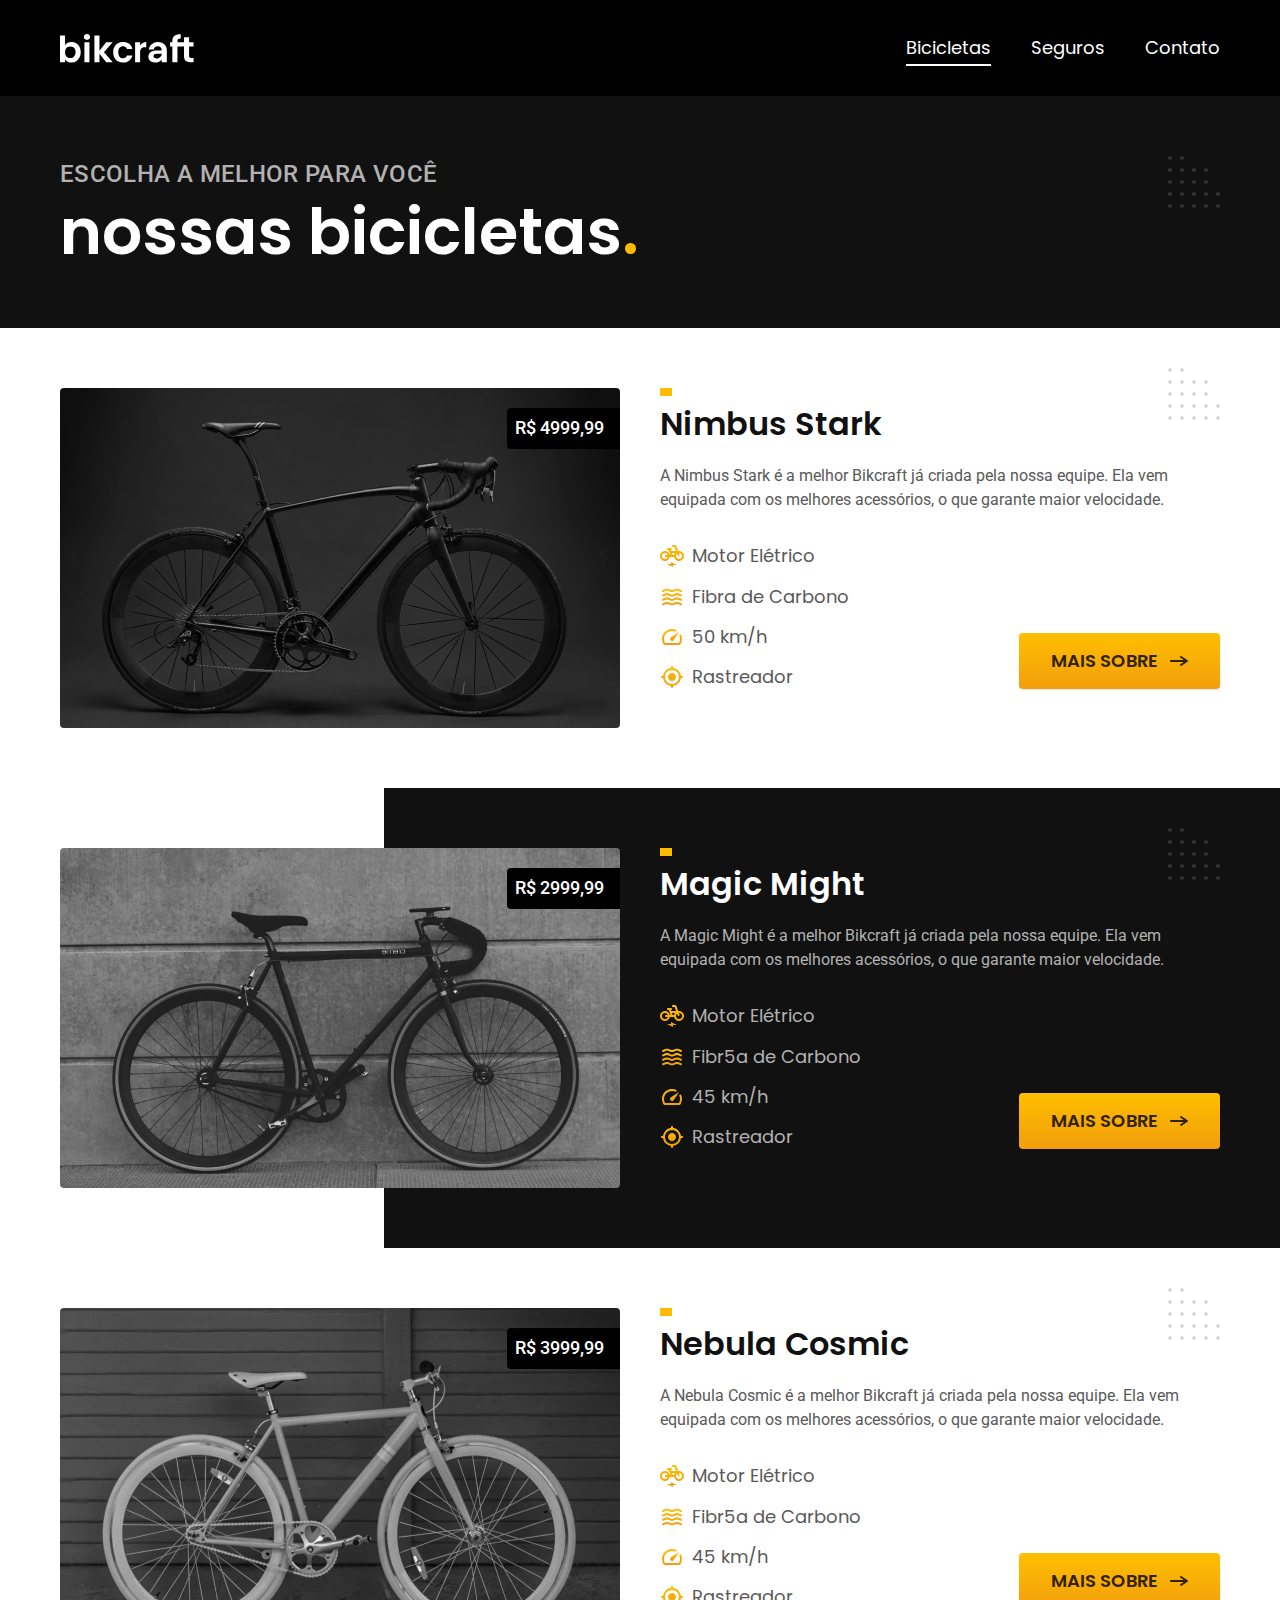
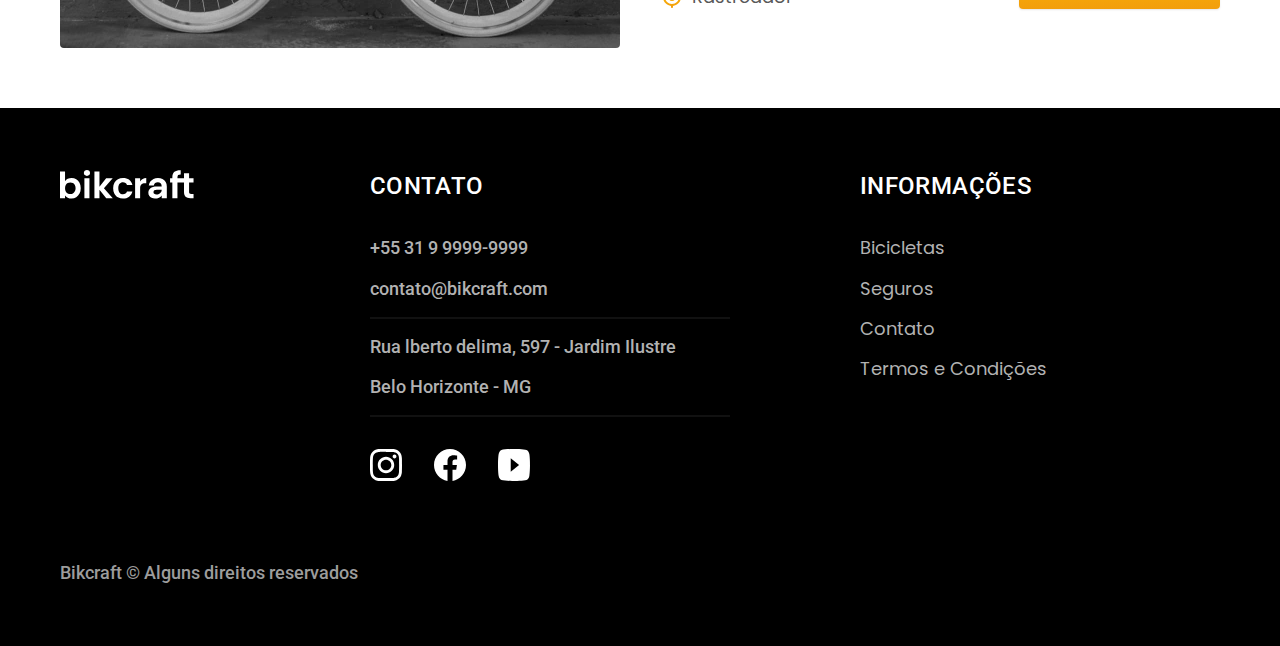
<file: bicicletas.html>
<!DOCTYPE html>
<html lang="pt-br">

<head>
  <meta charset="UTF-8">
  <meta http-equiv="X-UA-Compatible" content="IE=edge">
  <meta name="viewport" content="width=device-width, initial-scale=1.0">
  <meta name="description" content="Bicicletas.">
  <title>Bicicletas | Bikcraft</title>
  <link rel="shortcut icon" href="./favicon.svg" type="image/svg+xml">
  <link rel="preload" href="./css/style.min.css" as="style">
  <link rel="stylesheet" href="./css/style.min.css">

  <link rel="preconnect" href="https://fonts.googleapis.com">
  <link rel="preconnect" href="https://fonts.gstatic.com" crossorigin>
  <link href="https://fonts.googleapis.com/css2?family=Merriweather:ital,wght@1,900&family=Poppins:wght@400;600&family=Roboto:wght@400;500&display=swap" rel="stylesheet">
  <script>
    document.documentElement.classList.add('js');
  </script>

<body id="bicicletas">
  <header class="header-bg">
    <div class="container header">
      <a href="./">
        <img src="img/bikcraft 1.svg" width="136" height="32" alt="Bikcraft">
      </a>

      <nav aria-label="primaria">
        <ul class="header-menu cor-0 font-1-m">
          <li><a href="./bicicletas.html">Bicicletas</a></li>
          <li><a href="./seguros.html">Seguros</a></li>
          <li><a href="./contato.html">Contato</a></li>
        </ul>
      </nav>
    </div>
  </header>

  <main>
    <div class="titulo-bg">
      <div class="titulo container">
        <p class="font-2-l-b cor-5">Escolha a melhor para você</p>
        <h1 class="font-1-xxl cor-0">nossas bicicletas<span class="cor-p1">.</span></h1>
      </div>
    </div>

    <div class="bicicletas container">
      <div class="bicicletas-imagem">
        <img src="img/bicicletas/nimbus.jpg" width="1120" height="680" alt="bicicleta nimbus preta">
        <span class="font-2-m cor-0">R$ 4999,99</span>
      </div>
      <div class="bicicletas-conteudo">
        <h2 class="font-1-xl">Nimbus Stark</h2>
        <p class="font-2-s cor-8">
          A Nimbus Stark é a melhor Bikcraft já criada pela nossa equipe. Ela vem equipada com os melhores acessórios, o que garante maior velocidade.
        </p>
        <ul class="font-1-m cor-8">
          <li>
            <img src="img/icones/eletrica.svg" width="24" height="24" alt="">Motor Elétrico
          </li>
          <li>
            <img src="img/icones/carbono.svg" width="24" height="24" alt="">Fibra de Carbono
          </li>
          <li>
            <img src="img/icones/velocidade.svg" width="24" height="24" alt=""> 50 km/h
          </li>
          <li>
            <img src="img/icones/rastreador.svg" width="24" height="24" alt="">Rastreador
          </li>
        </ul>
        <a class="botao seta" href="./bicicletas/nimbus.html">Mais Sobre</a>
      </div>
    </div>

    <div class="bicicletas-bg">
      <div class="bicicletas container">
        <div class="bicicletas-imagem">
          <img src="img/bicicletas/magic.jpg" width="1120" height="680" alt="bicicleta magic might preta">
          <span class="font-2-m cor-0">R$ 2999,99</span>
        </div>
        <div class="bicicletas-conteudo">
          <h2 class="font-1-xl cor-0">Magic Might</h2>
          <p class="font-2-s cor-5">
            A Magic Might é a melhor Bikcraft já criada pela nossa equipe. Ela vem equipada com os melhores acessórios, o que garante maior velocidade.
          </p>
          <ul class="font-1-m cor-5">
            <li>
              <img src="img/icones/eletrica.svg" width="24" height="24" alt="">Motor Elétrico
            </li>
            <li>
              <img src="img/icones/carbono.svg" width="24" height="24" alt="">Fibr5a de Carbono
            </li>
            <li>
              <img src="img/icones/velocidade.svg" width="24" height="24" alt=""> 45 km/h
            </li>
            <li>
              <img src="img/icones/rastreador.svg" width="24" height="24" alt="">Rastreador
            </li>
          </ul>
          <a class="botao seta" href="./bicicletas/magic.html">Mais Sobre</a>
        </div>
      </div>
    </div>

    <div class="bicicletas container">
      <div class="bicicletas-imagem">
        <img src="img/bicicletas/nebula.jpg" width="1120" height="680" alt="bicicleta nimbus preta">
        <span class="font-2-m cor-0">R$ 3999,99</span>
      </div>
      <div class="bicicletas-conteudo">
        <h2 class="font-1-xl">Nebula Cosmic</h2>
        <p class="font-2-s cor-8">
          A Nebula Cosmic é a melhor Bikcraft já criada pela nossa equipe. Ela vem equipada com os melhores acessórios, o que garante maior velocidade.
        </p>
        <ul class="font-1-m cor-8">
          <li>
            <img src="img/icones/eletrica.svg" width="24" height="24" alt="">Motor Elétrico
          </li>
          <li>
            <img src="img/icones/carbono.svg" width="24" height="24" alt="">Fibr5a de Carbono
          </li>
          <li>
            <img src="img/icones/velocidade.svg" width="24" height="24" alt=""> 45 km/h
          </li>
          <li>
            <img src="img/icones/rastreador.svg" width="24" height="24" alt="">Rastreador
          </li>
        </ul>
        <a class="botao seta" href="./bicicletas/nebula.html">Mais Sobre</a>
      </div>
    </div>
  </main>

  <footer class="footer-bg">
    <div class="footer container">
      <img src="img/bikcraft 1.svg" width="136" height="32" alt="bikcraft">
      <div class="footer-contato">
        <h3 class="font-2-l-b cor-0">Contato</h3>
        <ul class="font-2-m cor-5">
          <li><a href="tel:+5531999999999">+55 31 9 9999-9999</a></li>
          <li><a href="mailto:contato@bikcraft.com">contato@bikcraft.com</a></li>
          <li>Rua lberto delima, 597 - Jardim Ilustre</li>
          <li>Belo Horizonte - MG</li>
        </ul>
        <div class="footer-redes">
          <a href="">
            <img src="img/redes_sociais/instagram.svg" width="32" height="32" alt="instagram">
          </a>
          <a href="">
            <img src="img/redes_sociais/facebook.svg" width="32" height="32" alt="facebook">
          </a>
          <a href="">
            <img src="img/redes_sociais/youtube.svg" width="32" height="32" alt="youtube">
          </a>
        </div>
      </div>
      <div class="footer-informacoes">
        <h3 class="font-2-l-b cor-0">Informações</h3>
        <nav>
          <ul class="font-1-m cor-5">
            <li><a href="./bicicletas.html">Bicicletas</a></li>
            <li><a href="./seguros.html">Seguros</a></li>
            <li><a href="./contato.html">Contato</a></li>
            <li><a href="./termos.html">Termos e Condições</a></li>
          </ul>
        </nav>
      </div>
      <p class="font-2-m cor-6 footer-copy">Bikcraft © Alguns direitos reservados </p>
    </div>
  </footer>
  <script src="./js/script.js"></script>
</body>
</file>
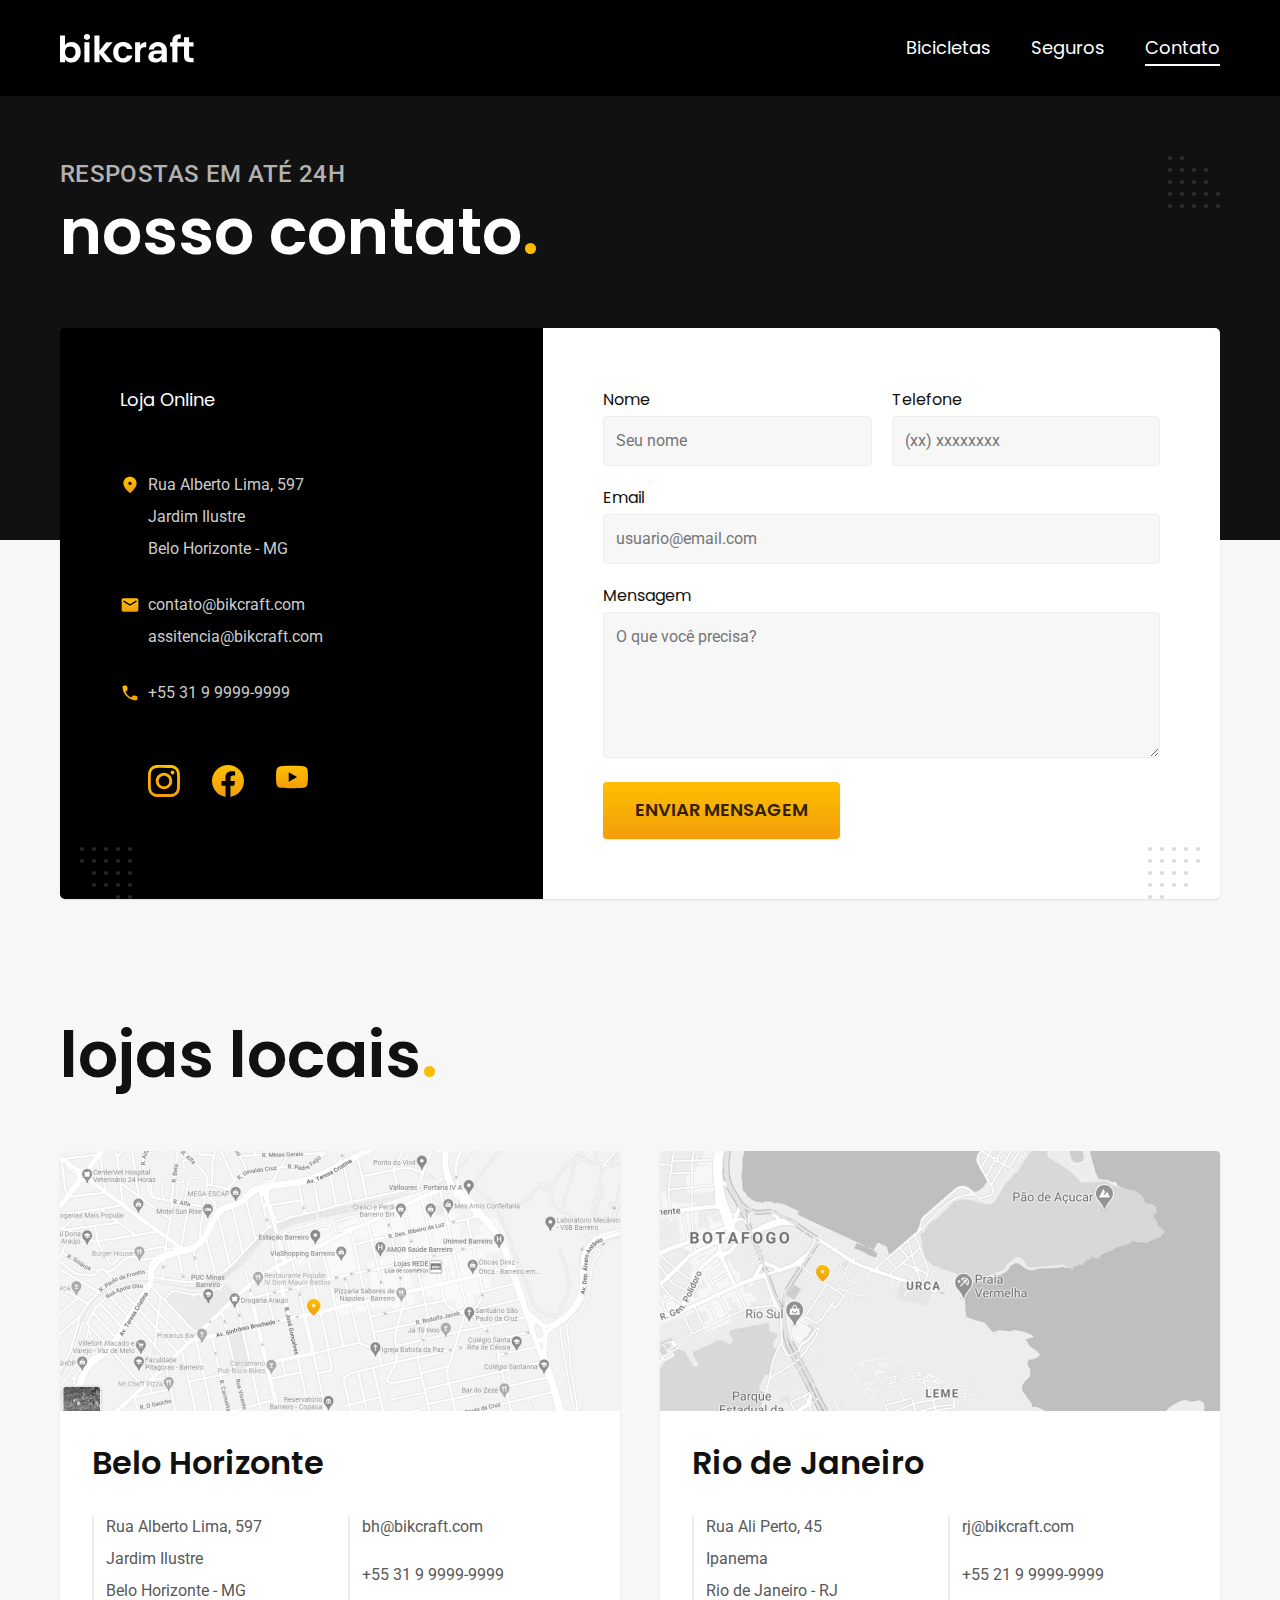
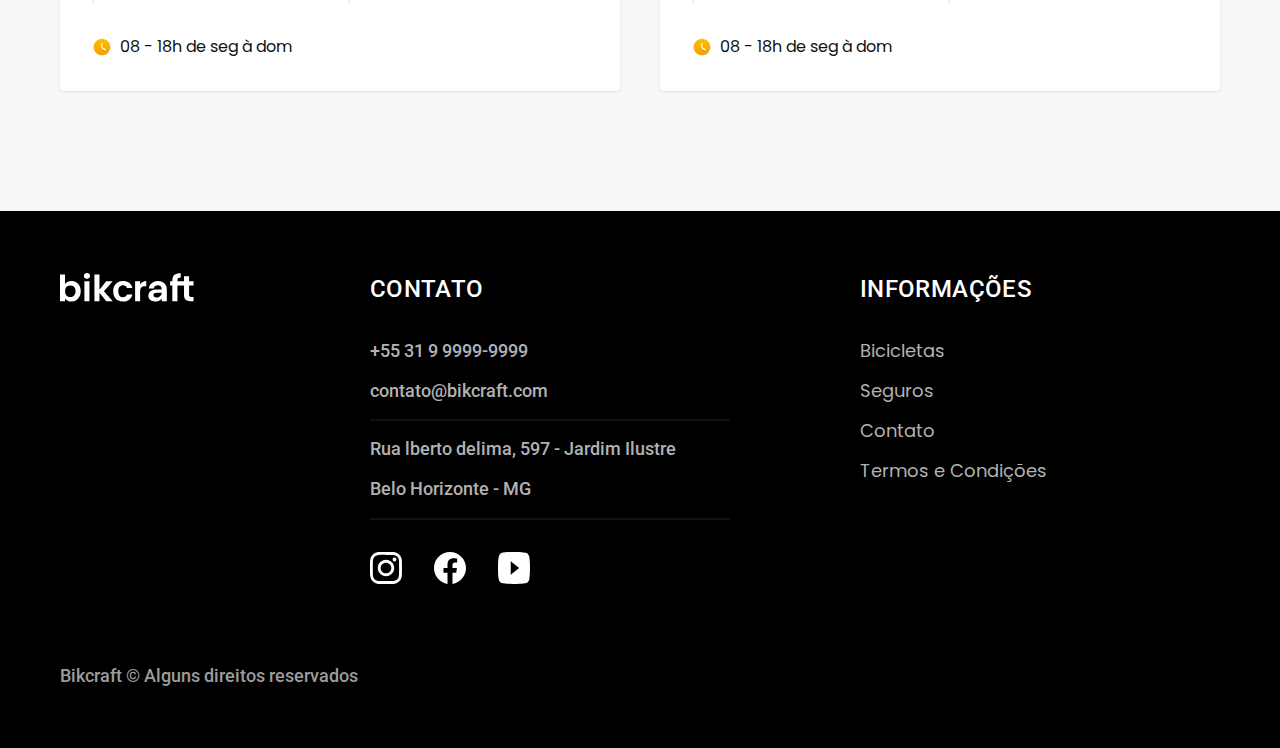
<file: contato.html>
<!DOCTYPE html>
<html lang="pt-br">

<head>
  <meta charset="UTF-8">
  <meta http-equiv="X-UA-Compatible" content="IE=edge">
  <meta name="viewport" content="width=device-width, initial-scale=1.0">
  <meta name="description" content="Contato.">
  <title>Contato | Bikcraft</title>
  <link rel="shortcut icon" href="./favicon.svg" type="image/svg+xml">
  <link rel="preload" href="./css/style.min.css" as="style">
  <link rel="stylesheet" href="./css/style.min.css">

  <link rel="preconnect" href="https://fonts.googleapis.com">
  <link rel="preconnect" href="https://fonts.gstatic.com" crossorigin>
  <link href="https://fonts.googleapis.com/css2?family=Merriweather:ital,wght@1,900&family=Poppins:wght@400;600&family=Roboto:wght@400;500&display=swap" rel="stylesheet">
  <script>
    document.documentElement.classList.add('js');
  </script>

<body id="contato">
  <header class="header-bg">
    <div class="container header">
      <a href="./">
        <img src="img/bikcraft 1.svg" width="136" height="32" alt="Bikcraft">
      </a>

      <nav aria-label="primaria">
        <ul class="header-menu cor-0 font-1-m">
          <li><a href="./bicicletas.html">Bicicletas</a></li>
          <li><a href="./seguros.html">Seguros</a></li>
          <li><a href="./contato.html">Contato</a></li>
        </ul>
      </nav>
    </div>
  </header>

  <main>
    <div class="titulo-bg">
      <div class="titulo container">
        <p class="font-2-l-b cor-5">Respostas em até 24h</p>
        <h1 class="font-1-xxl cor-0">nosso contato<span class="cor-p1">.</span></h1>
      </div>
    </div>
    <div class="contato container">
      <section class="contato-dados" aria-label="endereço">
        <h2 class="font-1-m cor-0">Loja Online</h2>
        <div class="contato-endereco font-2-s cor-4">
          <p>Rua Alberto Lima, 597</p>
          <p>Jardim Ilustre</p>
          <p>Belo Horizonte - MG</p>
        </div>
        <address class="contato-meios font-2-s cor-4">
          <a href="mailto:contato@bikcraft.com"> contato@bikcraft.com</a>
          <a href="mailto:assitencia@bikcraft.com"> assitencia@bikcraft.com</a>
          <a href="tel:+5531999999999"> +55 31 9 9999-9999</a>
        </address>
        <div class="contato-redes">
          <a href="">
            <img src="img/redes_sociais/instagram2.svg" width="32" height="32" alt="instagram">
          </a>
          <a href="">
            <img src="img/redes_sociais/facebook2.svg" width="32" height="32" alt="facebook">
          </a>
          <a href="">
            <img src="img/redes_sociais/youtube2.svg" width="32" height="32" alt="youtube">
          </a>
        </div>
      </section>
      <section class="contato-formulario" aria-label="formulário">
        <form class="form" action="./contato.html">
          <div>
            <label for="nome">Nome</label>
            <input type="text" id="nome" name="nome" placeholder="Seu nome">
          </div>
          <div>
            <label for="telefone">Telefone</label>
            <input type="text" id="telefone" name="telefone" placeholder="(xx) xxxxxxxx">
          </div>
          <div class="col-2">
            <label for="email">Email</label>
            <input type="email" id="email" name="email" placeholder="usuario@email.com">
          </div>
          <div class="col-2">
            <label for="mensagem">Mensagem</label>
            <textarea rows="5" id="mensagem" name="mensagem" placeholder="O que você precisa?"></textarea>
          </div>
          <button class="botao col-2">Enviar Mensagem</button>
        </form>
      </section>
    </div>
  </main>

  <article class="lojas container">
    <h2 class="font-1-xxl">lojas locais<span class="cor-p1">.</span></h2>
    <div class="lojas-item">
      <img src="img/lojas/otimizadas/bh.jpg" width="1120" height="520" alt="mapa marcando o endereço da loja em Belo Horizonte">

      <div class="lojas-conteudo">
        <h3 class="font-1-xl">Belo Horizonte</h3>
        <div class="lojas-dados font-2-s cor-8">
          <p>Rua Alberto Lima, 597</p>
          <p>Jardim Ilustre</p>
          <p>Belo Horizonte - MG</p>
        </div>
        <div class="lojas-dados font-2-s cor-8">
          <a href="mailto:bh@bikcraft.com"> bh@bikcraft.com</a>
          <a href="tel:+5531999999999"> +55 31 9 9999-9999</a>
        </div>
        <p class="lojas-tempo font-1-s"> <img src="img/icones/horario.svg" width="20" height="20" alt=""> 08 - 18h de seg à dom</p>
      </div>
    </div>

    <div class="lojas-item">
      <img src="img/lojas/otimizadas/rj.jpg" width="1120" height="520" alt="mapa marcando o endereço da loja em Rio de Janeiro">
      <div class="lojas-conteudo">
        <h3 class="font-1-xl">Rio de Janeiro</h3>
        <div class="lojas-dados font-2-s cor-8">
          <p>Rua Ali Perto, 45</p>
          <p>Ipanema</p>
          <p>Rio de Janeiro - RJ</p>
        </div>
        <div class="lojas-dados font-2-s cor-8">
          <a href="mailto:rj@bikcraft.com"> rj@bikcraft.com</a>
          <a href="tel:+5521999999999"> +55 21 9 9999-9999</a>
        </div>
        <p class="lojas-tempo font-1-s"> <img src="img/icones/horario.svg" width="20" height="20" alt=""> 08 - 18h de seg à dom</p>
      </div>
  </article>

  <footer class="footer-bg">
    <div class="footer container">
      <img src="img/bikcraft 1.svg" width="136" height="32" alt="bikcraft">
      <div class="footer-contato">
        <h3 class="font-2-l-b cor-0">Contato</h3>
        <ul class="font-2-m cor-5">
          <li><a href="tel:+5531999999999">+55 31 9 9999-9999</a></li>
          <li><a href="mailto:contato@bikcraft.com">contato@bikcraft.com</a></li>
          <li>Rua lberto delima, 597 - Jardim Ilustre</li>
          <li>Belo Horizonte - MG</li>
        </ul>
        <div class="footer-redes">
          <a href="">
            <img src="img/redes_sociais/instagram.svg" width="32" height="32" alt="instagram">
          </a>
          <a href="">
            <img src="img/redes_sociais/facebook.svg" width="32" height="32" alt="facebook">
          </a>
          <a href="">
            <img src="img/redes_sociais/youtube.svg" width="32" height="32" alt="youtube">
          </a>
        </div>
      </div>
      <div class="footer-informacoes">
        <h3 class="font-2-l-b cor-0">Informações</h3>
        <nav>
          <ul class="font-1-m cor-5">
            <li><a href="./bicicletas.html">Bicicletas</a></li>
            <li><a href="./seguros.html">Seguros</a></li>
            <li><a href="./contato.html">Contato</a></li>
            <li><a href="./termos.html">Termos e Condições</a></li>
          </ul>
        </nav>
      </div>
      <p class="font-2-m cor-6 footer-copy">Bikcraft © Alguns direitos reservados </p>
    </div>
  </footer>
  <script src="./js/script.js"></script>
</body>
</file>
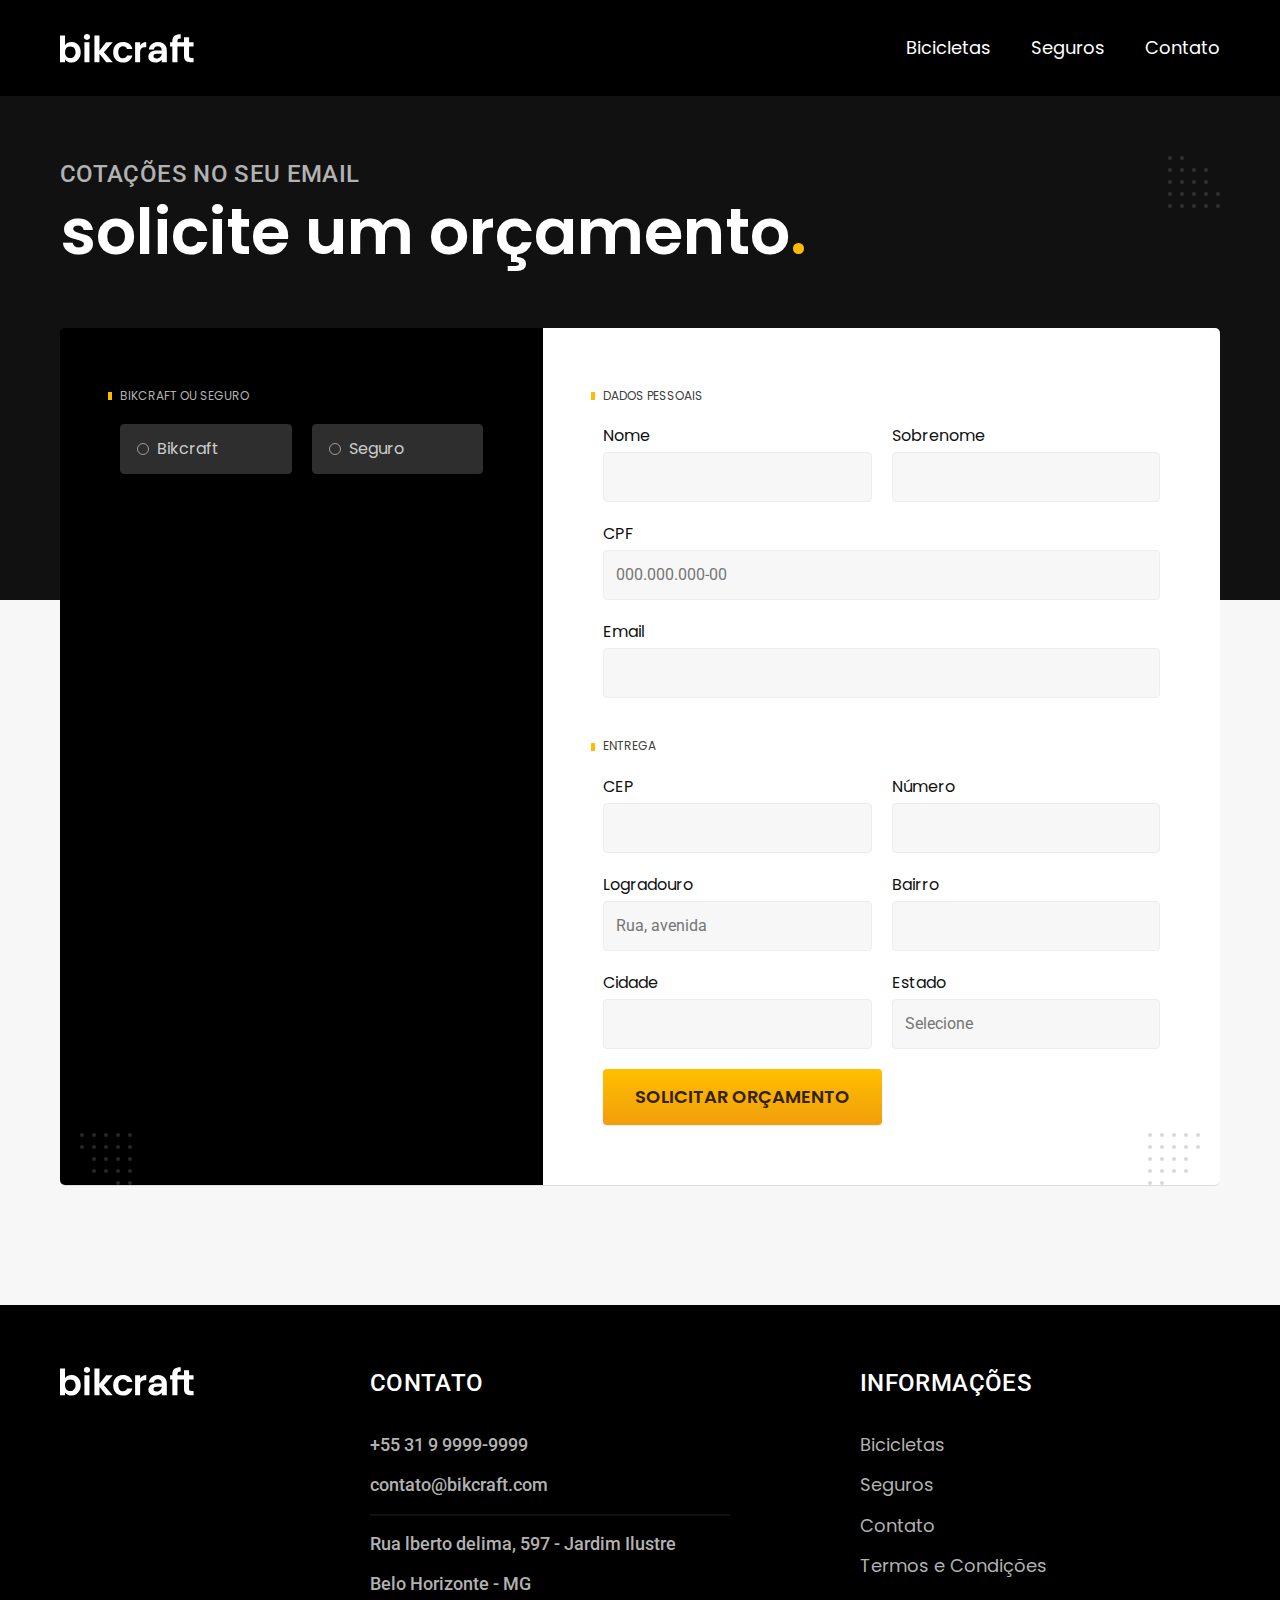
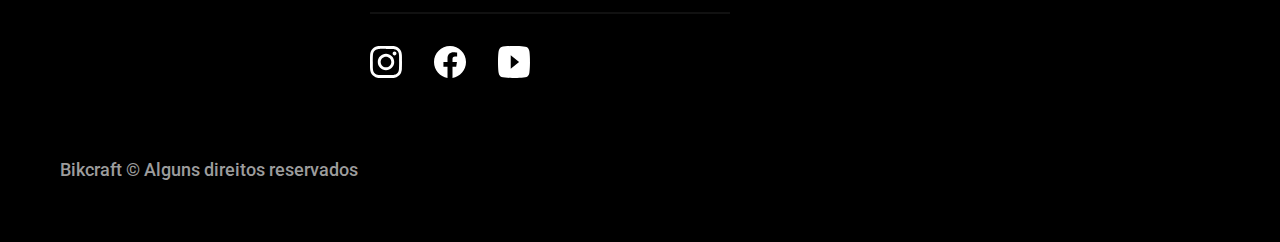
<file: orcamento.html>
<!DOCTYPE html>
<html lang="pt-br">

<head>
  <meta charset="UTF-8">
  <meta http-equiv="X-UA-Compatible" content="IE=edge">
  <meta name="viewport" content="width=device-width, initial-scale=1.0">
  <meta name="description" content="orçamento de compra da bikcraft.">
  <title>Orçamento | Bikcraft</title>
  <link rel="shortcut icon" href="./favicon.svg" type="image/svg+xml">
  <link rel="preload" href="./css/style.min.css" as="style">
  <link rel="stylesheet" href="./css/style.min.css">
  <link rel="preconnect" href="https://fonts.googleapis.com">
  <link rel="preconnect" href="https://fonts.gstatic.com" crossorigin>
  <link href="https://fonts.googleapis.com/css2?family=Merriweather:ital,wght@1,900&family=Poppins:wght@400;600&family=Roboto:wght@400;500&display=swap" rel="stylesheet">
  <script>
    document.documentElement.classList.add('js');
  </script>

<body id="orcamento">
  <header class="header-bg">
    <div class="container header">
      <a href="./">
        <img src="img/bikcraft 1.svg" width="136" height="32" alt="Bikcraft">
      </a>

      <nav aria-label="primaria">
        <ul class="header-menu cor-0 font-1-m">
          <li><a href="./bicicletas.html">Bicicletas</a></li>
          <li><a href="./seguros.html">Seguros</a></li>
          <li><a href="./contato.html">Contato</a></li>
        </ul>
      </nav>
    </div>
  </header>

  <main>
    <div class="titulo-bg">

      <div class="titulo container">
        <p class="font-2-l-b  cor-5">Cotações no seu email</p>
        <h1 class="font-1-xxl cor-0">solicite um orçamento<span class="cor-p1">.</span></h1>
      </div>

    </div>

    <form class="orcamento container" action="./">
      <div class="orcamento-produto">
        <h2 class="font-1-xs cor-5 ">Bikcraft ou Seguro</h2>

        <input type="radio" name="tipo" value="bikcraft" id="bikcraft">
        <label for="bikcraft">Bikcraft</label>

        <input type="radio" name="tipo" value="seguro" id="seguro">
        <label for="seguro">Seguro</label>

        <div class="orcamento-conteudo" id="orcamento-bikcraft">
          <h2 class="font-1-xs cor-5">Escolha a sua</h2>

          <input type="radio" name="produto" value="nimbus" id="nimbus">
          <label for="nimbus">Nimbus Stark <span>R$4999</span></label>
          <div class="orcamento-detalhes">
            <ul class="font-1-xs cor-8">
              <li><img src="img/icones/eletrica.svg" width="24" height="24" alt="">Motor Elétrico</li>
              <li><img src="img/icones/carbono.svg" width="24" height="24" alt="">Fibra de Carbono</li>
              <li><img src="img/icones/velocidade.svg" width="24" height="24" alt="">50 km/h</li>
              <li><img src="img/icones/rastreador.svg" width="24" height="24" alt="">Rastreador</li>
            </ul>
            <img src="img/bicicletas/otimizada/nimbus.jpg" width="1120" height="680" alt="nimbus preta">
          </div>

          <input type="radio" name="produto" value="magic" id="magic">
          <label for="magic">Magic Might <span>R$2999</span></label>
          <div class="orcamento-detalhes">
            <ul class="font-1-xs cor-8">
              <li><img src="img/icones/eletrica.svg" width="24" height="24" alt="">Motor Elétrico</li>
              <li><img src="img/icones/carbono.svg" width="24" height="24" alt="">Fibra de Carbono</li>
              <li><img src="img/icones/velocidade.svg" width="24" height="24" alt="">45 km/h</li>
              <li><img src="img/icones/rastreador.svg" width="24" height="24" alt="">Rastreador</li>
            </ul>
            <img src="img/bicicletas/otimizada/magic.jpg" width="1120" height="680" alt="magic preta">
          </div>

          <input type="radio" name="produto" value="nebula" id="nebula">
          <label for="nebula">Nebula Cosmic <span>R$3999</span></label>
          <div class="orcamento-detalhes">
            <ul class="font-1-xs cor-8">
              <li><img src="img/icones/eletrica.svg" width="24" height="24" alt="">Motor Elétrico</li>
              <li><img src="img/icones/carbono.svg" width="24" height="24" alt="">Fibra de Carbono</li>
              <li><img src="img/icones/velocidade.svg" width="24" height="24" alt="">45 km/h</li>
              <li><img src="img/icones/rastreador.svg" width="24" height="24" alt="">Rastreador</li>
            </ul>
            <img src="img/bicicletas/otimizada/nebula.jpg" width="1120" height="680" alt="nebula preta">
          </div>

        </div>

        <div class="orcamento-conteudo" id="orcamento-seguro">
          <h2 class="font-1-xs cor-5">Escolha o plano</h2>

          <input type="radio" name="produto" value="prata" id="prata">
          <label for="prata">Prata <span>R$ 199</span></label>

          <input type="radio" name="produto" value="ouro" id="ouro">
          <label for="ouro">Ouro <span>R$ 299</span></label>

        </div>
      </div>

      <div class="orcamento-dados form">
        <h2 class="font-1-xs cor-9 col-2">dados pessoais</h2>
        <div>
          <label for="nome">Nome</label>
          <input type="text" id="nome" name="nome">
        </div>
        <div>
          <label for="sobrenome">Sobrenome</label>
          <input type="text" id="sobrenome" name="sobrenome">
        </div>
        <div class="col-2">
          <label for="cpf">CPF</label>
          <input type="text" id="cpf" name="cpf" placeholder="000.000.000-00">
        </div>
        <div class="col-2">
          <label for="email">Email</label>
          <input type="email" id="email" name="email">
        </div>
        <h2 class="font-1-xs cor-9 col-2">entrega</h2>
        <div>
          <label for="cep">CEP</label>
          <input type="text" id="cep" name="cep">
        </div>
        <div>
          <label for="numero">Número</label>
          <input type="text" id="numero" name="numero">
        </div>
        <div>
          <label for="logradouro">Logradouro</label>
          <input type="text" id="logradouro" name="logradouro" placeholder="Rua, avenida">
        </div>
        <div>
          <label for="bairro">Bairro</label>
          <input type="text" id="bairro" name="bairro">
        </div>
        <div>
          <label for="cidade">Cidade</label>
          <input type="text" id="cidade" name="cidade">
        </div>
        <div>
          <label for="estado">Estado</label>
          <input type="text" id="estado" name="estado" placeholder="Selecione">
        </div>

        <button class="botao col-2">Solicitar Orçamento</button>

      </div>
    </form>

  </main>

  <footer class="footer-bg">
    <div class="footer container">
      <img src="img/bikcraft 1.svg" width="136" height="32" alt="bikcraft">
      <div class="footer-contato">
        <h3 class="font-2-l-b cor-0">Contato</h3>
        <ul class="font-2-m cor-5">
          <li><a href="tel:+5531999999999">+55 31 9 9999-9999</a></li>
          <li><a href="mailto:contato@bikcraft.com">contato@bikcraft.com</a></li>
          <li>Rua lberto delima, 597 - Jardim Ilustre</li>
          <li>Belo Horizonte - MG</li>
        </ul>
        <div class="footer-redes">
          <a href="">
            <img src="img/redes_sociais/instagram.svg" width="32" height="32" alt="instagram">
          </a>
          <a href="">
            <img src="img/redes_sociais/facebook.svg" width="32" height="32" alt="facebook">
          </a>
          <a href="">
            <img src="img/redes_sociais/youtube.svg" width="32" height="32" alt="youtube">
          </a>
        </div>
      </div>
      <div class="footer-informacoes">
        <h3 class="font-2-l-b cor-0">Informações</h3>
        <nav>
          <ul class="font-1-m cor-5">
            <li><a href="./bicicletas.html">Bicicletas</a></li>
            <li><a href="./seguros.html">Seguros</a></li>
            <li><a href="./contato.html">Contato</a></li>
            <li><a href="./termos.html">Termos e Condições</a></li>
          </ul>
        </nav>
      </div>
      <p class="font-2-m cor-6 footer-copy">Bikcraft © Alguns direitos reservados </p>
    </div>
  </footer>
  <script src="./js/script.js"></script>
</body>
</file>
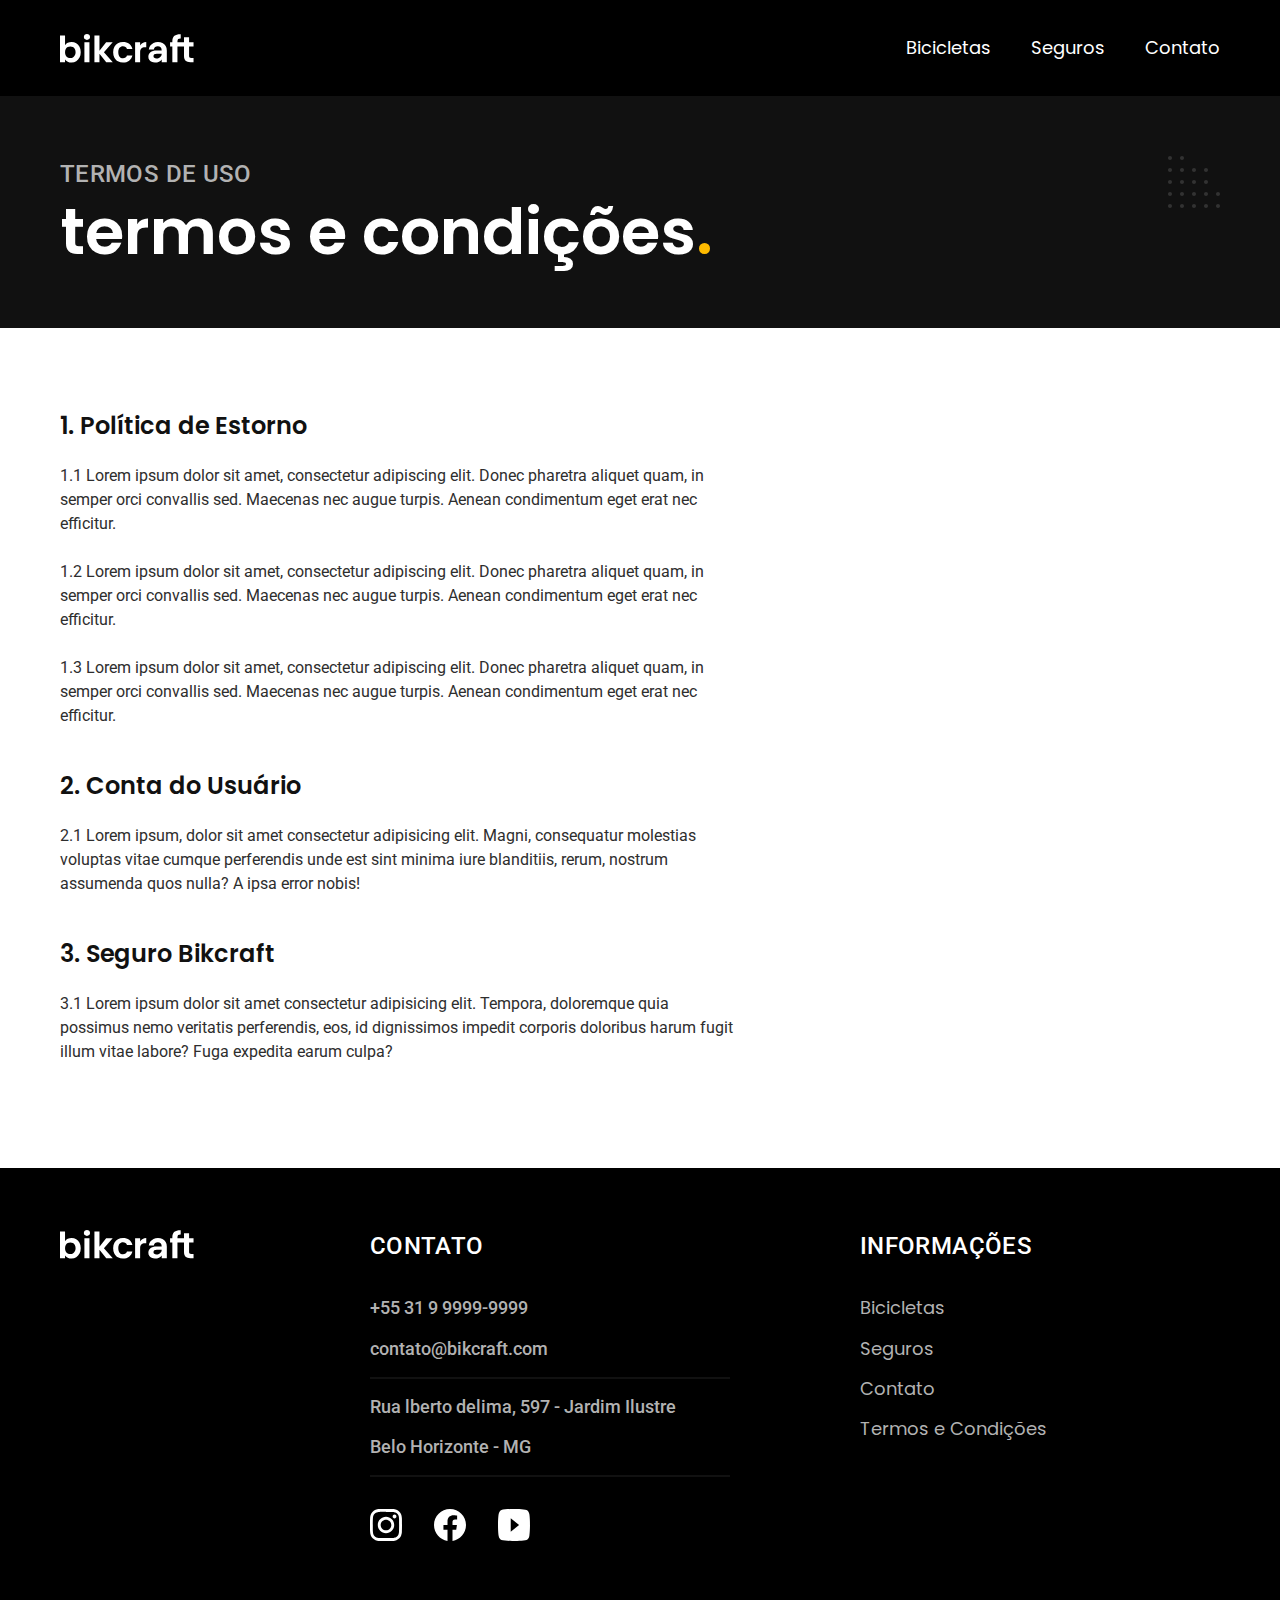
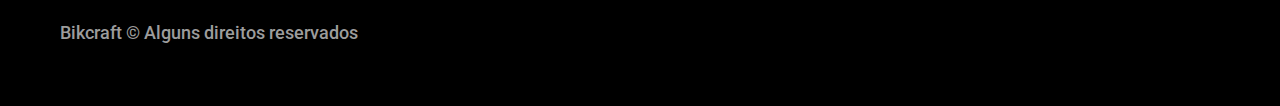
<file: termos.html>
<!DOCTYPE html>
<html lang="pt-br">

<head>
  <meta charset="UTF-8">
  <meta http-equiv="X-UA-Compatible" content="IE=edge">
  <meta name="viewport" content="width=device-width, initial-scale=1.0">
  <meta name="description" content="Termos e condições.">
  <title>Termos e Condições | Bikcraft</title>
  <link rel="shortcut icon" href="./favicon.svg" type="image/svg+xml">
  <link rel="preload" href="./css/style.min.css" as="style">
  <link rel="stylesheet" href="./css/style.min.css">

  <link rel="preconnect" href="https://fonts.googleapis.com">
  <link rel="preconnect" href="https://fonts.gstatic.com" crossorigin>
  <link href="https://fonts.googleapis.com/css2?family=Merriweather:ital,wght@1,900&family=Poppins:wght@400;600&family=Roboto:wght@400;500&display=swap" rel="stylesheet">
  <script>
    document.documentElement.classList.add('js');
  </script>

<body id="termos">
  <header class="header-bg">
    <div class="container header">
      <a href="./">
        <img src="img/bikcraft 1.svg" width="136" height="32" alt="Bikcraft">
      </a>

      <nav aria-label="primaria">
        <ul class="header-menu cor-0 font-1-m">
          <li><a href="./bicicletas.html">Bicicletas</a></li>
          <li><a href="./seguros.html">Seguros</a></li>
          <li><a href="./contato.html">Contato</a></li>
        </ul>
      </nav>
    </div>
  </header>

  <main>
    <div class="titulo-bg">
      <div class="titulo container">
        <p class="font-2-l-b cor-5">Termos de uso</p>
        <h1 class="font-1-xxl cor-0">termos e condições<span class="cor-p1">.</span></h1>
      </div>
    </div>

    <div class="termos font-2-s cor-10 container">
      <h2 class="font-1-l cor-11">1. Política de Estorno</h2>
      <p>
        1.1 Lorem ipsum dolor sit amet, consectetur adipiscing elit. Donec pharetra aliquet quam, in semper orci convallis sed. Maecenas nec augue turpis. Aenean condimentum eget erat nec efficitur.
      </p>
      <p>
        1.2 Lorem ipsum dolor sit amet, consectetur adipiscing elit. Donec pharetra aliquet quam, in semper orci convallis sed. Maecenas nec augue turpis. Aenean condimentum eget erat nec efficitur.
      </p>
      <p>
        1.3 Lorem ipsum dolor sit amet, consectetur adipiscing elit. Donec pharetra aliquet quam, in semper orci convallis sed. Maecenas nec augue turpis. Aenean condimentum eget erat nec efficitur.
      </p>
      <h2 class="font-1-l cor-11">2. Conta do Usuário</h2>
      <p>
        2.1 Lorem ipsum, dolor sit amet consectetur adipisicing elit. Magni, consequatur molestias voluptas vitae cumque perferendis unde est sint minima iure blanditiis, rerum, nostrum assumenda quos nulla? A ipsa error nobis!
      </p>
      <h2 class="font-1-l cor-11">3. Seguro Bikcraft</h2>
      <p>
        3.1 Lorem ipsum dolor sit amet consectetur adipisicing elit. Tempora, doloremque quia possimus nemo veritatis perferendis, eos, id dignissimos impedit corporis doloribus harum fugit illum vitae labore? Fuga expedita earum culpa?
      </p>
    </div>
  </main>

  <footer class="footer-bg">
    <div class="footer container">
      <img src="img/bikcraft 1.svg" width="136" height="32" alt="bikcraft">
      <div class="footer-contato">
        <h3 class="font-2-l-b cor-0">Contato</h3>
        <ul class="font-2-m cor-5">
          <li><a href="tel:+5531999999999">+55 31 9 9999-9999</a></li>
          <li><a href="mailto:contato@bikcraft.com">contato@bikcraft.com</a></li>
          <li>Rua lberto delima, 597 - Jardim Ilustre</li>
          <li>Belo Horizonte - MG</li>
        </ul>
        <div class="footer-redes">
          <a href="">
            <img src="img/redes_sociais/instagram.svg" width="32" height="32" alt="instagram">
          </a>
          <a href="">
            <img src="img/redes_sociais/facebook.svg" width="32" height="32" alt="facebook">
          </a>
          <a href="">
            <img src="img/redes_sociais/youtube.svg" width="32" height="32" alt="youtube">
          </a>
        </div>
      </div>
      <div class="footer-informacoes">
        <h3 class="font-2-l-b cor-0">Informações</h3>
        <nav>
          <ul class="font-1-m cor-5">
            <li><a href="./bicicletas.html">Bicicletas</a></li>
            <li><a href="./seguros.html">Seguros</a></li>
            <li><a href="./contato.html">Contato</a></li>
            <li><a href="./termos.html">Termos e Condições</a></li>
          </ul>
        </nav>
      </div>
      <p class="font-2-m cor-6 footer-copy">Bikcraft © Alguns direitos reservados </p>
    </div>
  </footer>
  <script src="./js/script.js"></script>
</body>
</file>
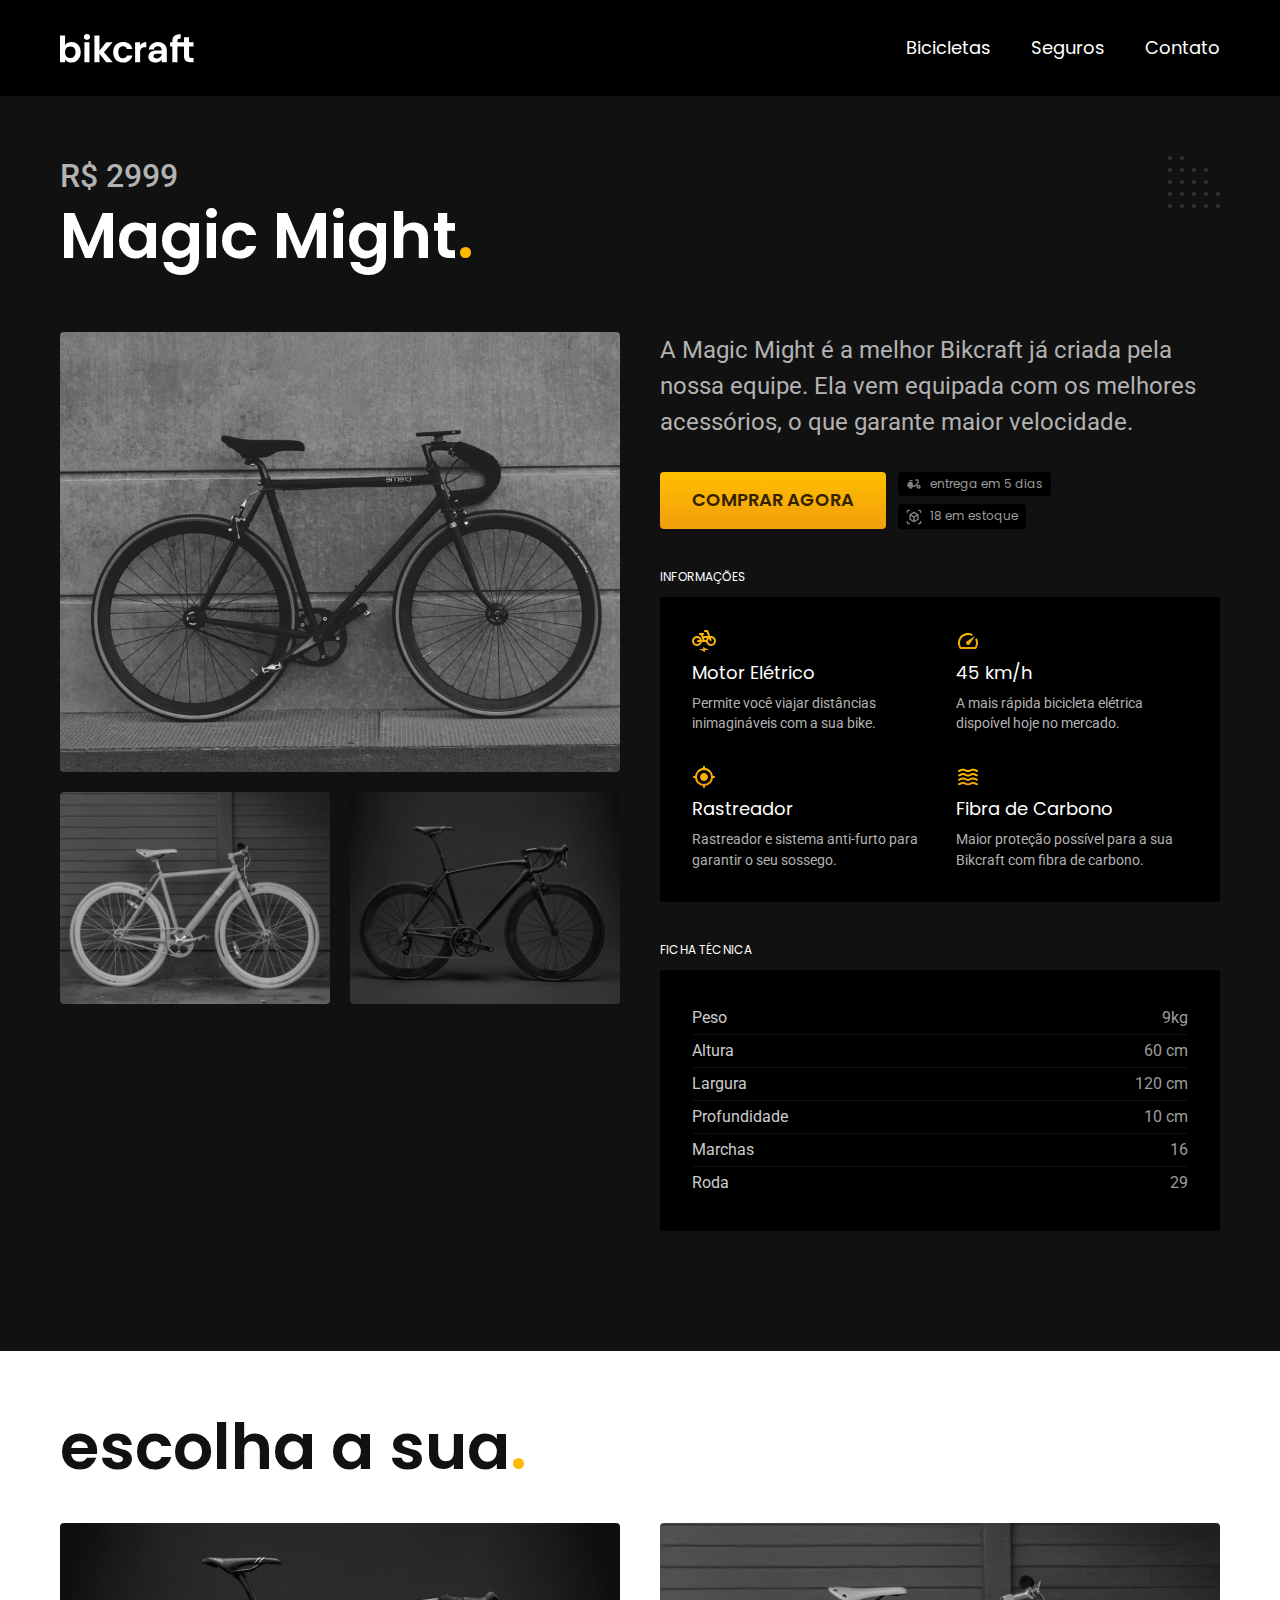
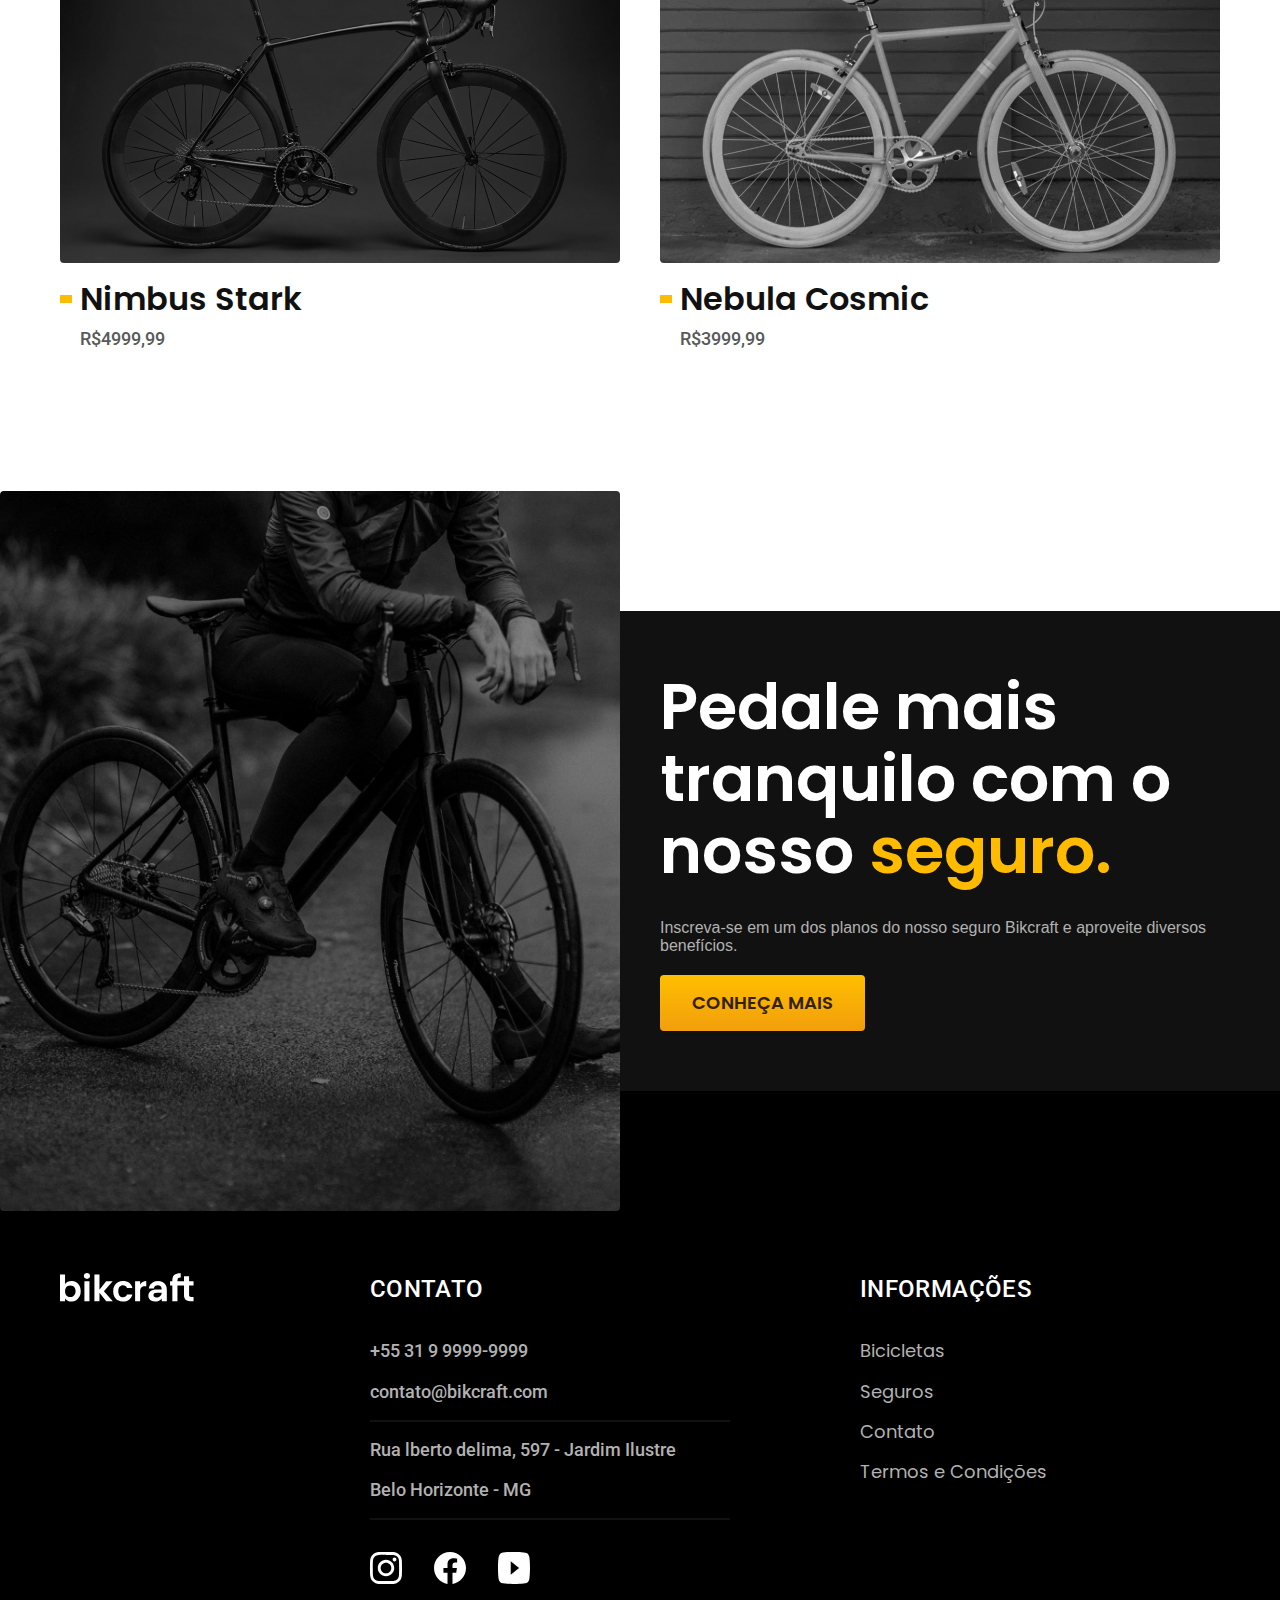
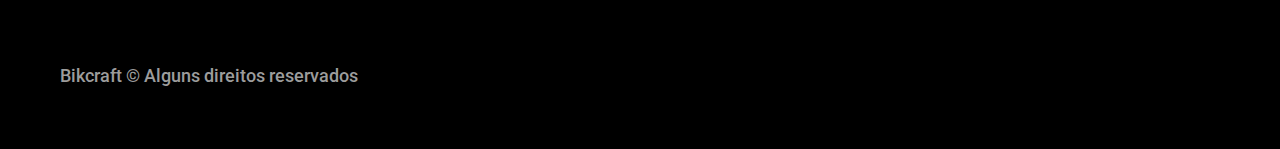
<file: bicicletas/magic.html>
<!DOCTYPE html>
<html lang="pt-br">

<head>
  <meta charset="UTF-8">
  <meta http-equiv="X-UA-Compatible" content="IE=edge">
  <meta name="viewport" content="width=device-width, initial-scale=1.0">
  <meta name="description" content="nimbus stark">
  <title> Magic| Bikcraft</title>
  <link rel="shortcut icon" href="../favicon.svg" type="image/svg+xml">
  <link rel="stylesheet" href="../css/style.min.css">
  <link rel="preconnect" href="https://fonts.googleapis.com">
  <link rel="preconnect" href="https://fonts.gstatic.com" crossorigin>
  <link href="https://fonts.googleapis.com/css2?family=Merriweather:ital,wght@1,900&family=Poppins:wght@400;600&family=Roboto:wght@400;500&display=swap" rel="stylesheet">
  <script>
    document.documentElement.classList.add('js');
  </script>

<body id="bicicleta">

  <header class="header-bg">
    <div class="container header">
      <a href="../">
        <img src="../img/bikcraft 1.svg" alt="Bikcraft">
      </a>

      <nav aria-label="primaria">
        <ul class="header-menu cor-0 font-1-m">
          <li><a href="../bicicletas.html">Bicicletas</a></li>
          <li><a href="../seguros.html">Seguros</a></li>
          <li><a href="../contato.html">Contato</a></li>
        </ul>
      </nav>
    </div>
  </header>

  <main class="titulo-bg">
    <div>
      <div class="titulo container">
        <p class="font-2-xl cor-5"> R$ 2999</p>
        <h1 class="font-1-xxl cor-0">Magic Might<span class="cor-p1">.</span></h1>
      </div>
    </div>
    <div class="bicicleta container">
      <div class="bicicleta-imagens">
        <img src="../img/bicicleta/otimizada/bicicleta2.jpg" width="1120" height="880" alt="">
        <img src="../img/bicicleta/otimizada/bicicleta3.jpg" width="1120" height="880" alt="">
        <img src="../img/bicicleta/otimizada/bicicleta1.jpg" width="1120" height="880" alt="">
      </div>
      <div class="bicicleta-conteudo">
        <p class="font-2-l cor-5">A Magic Might é a melhor Bikcraft já criada pela nossa equipe. Ela vem equipada com os melhores acessórios, o que garante maior velocidade.</p>
        <div class="bicicleta-comprar">
          <a class="botao" href="../orcamento.html?tipo=bikcraft&produto=magic">Comprar Agora</a>
          <span class="font-1-xs cor-6"> <img src="../img/icones/entrega.svg" alt="">entrega em 5 dias</span>
          <span class="font-1-xs cor-6"> <img src="../img/icones/estoque.svg" alt="">18 em estoque</span>
        </div>

        <h2 class="font-1-xs cor-0">Informações</h2>
        <ul class="bicicleta-informacoes">
          <li>
            <img src="../img/icones/eletrica.svg" alt="">
            <h3 class="font-1-m cor-0">Motor Elétrico</h3>
            <p class="font-2-xs cor-5">Permite você viajar distâncias inimagináveis com a sua bike.</p>
          </li>
          <li>
            <img src="../img/icones/velocidade.svg" alt="">
            <h3 class="font-1-m cor-0">45 km/h</h3>
            <p class="font-2-xs cor-5">A mais rápida bicicleta elétrica dispoível hoje no mercado.</p>
          </li>
          <li>
            <img src="../img/icones/rastreador.svg" alt="">
            <h3 class="font-1-m cor-0">Rastreador</h3>
            <p class="font-2-xs cor-5">Rastreador e sistema anti-furto para garantir o seu sossego.</p>
          </li>
          <li>
            <img src="../img/icones/carbono.svg" alt="">
            <h3 class="font-1-m cor-0">Fibra de Carbono</h3>
            <p class="font-2-xs cor-5">Maior proteção possível para a sua Bikcraft com fibra de carbono.</p>
          </li>
        </ul>
        <h2 class="font-1-xs cor-0">Ficha Técnica</h2>
        <ul class="bicicleta-ficha font-2-s cor-4">
          <li>Peso <span>9kg</span></li>
          <li>Altura <span>60 cm</span></li>
          <li>Largura <span>120 cm</span></li>
          <li>Profundidade <span>10 cm</span></li>
          <li>Marchas <span>16</span></li>
          <li>Roda <span>29</span></li>
        </ul>
      </div>
    </div>
  </main>

  <article class="bicicletas-lista container">
    <h2 class="font-1-xxl">escolha a sua<span class="cor-p1">.</span></h2>

    <ul>
      <li>
        <a href="./nimbus.html">
          <img src="../img/bicicletas/nimbus.jpg" alt="bicicleta magic preta">
          <h3 class="font-1-xl">Nimbus Stark</h3>
          <span class="font-2-m cor-8">R$4999,99</span>
        </a>
      </li>

      <li>
        <a href="./nebula.html">
          <img src="../img/bicicletas/nebula.jpg" alt="bicicleta nebula preta">
          <h3 class="font-1-xl">Nebula Cosmic</h3>
          <span class="font-2-m cor-8">R$3999,99</span>
        </a>
      </li>
    </ul>
  </article>

  <article class="seguro-bicicleta-bg">
    <div class="seguro-bicicleta">
      <div class="seguro-imagem">
        <img src="../img/fotos/seguros.jpg" alt="pessoa em cima de uma bikcraft">
      </div>
      <div class="seguro-bicicleta-conteudo">
        <h2 class="font-1-xxl cor-0">Pedale mais tranquilo com o nosso <span class="cor-p1">seguro.</span></h2>
        <p class="font-2-1 cor-5">Inscreva-se em um dos planos do nosso seguro Bikcraft e aproveite diversos benefícios.</p>
        <a class="botao" href="../seguros.html">Conheça Mais</a>
      </div>
    </div>
  </article>

  <footer class="footer-bg">
    <div class="footer container">
      <img src="../img/bikcraft 1.svg" alt="bikcraft">
      <div class="footer-contato">
        <h3 class="font-2-l-b cor-0">Contato</h3>
        <ul class="font-2-m cor-5">
          <li><a href="tel:+5531999999999">+55 31 9 9999-9999</a></li>
          <li><a href="mailto:contato@bikcraft.com">contato@bikcraft.com</a></li>
          <li>Rua lberto delima, 597 - Jardim Ilustre</li>
          <li>Belo Horizonte - MG</li>
        </ul>
        <div class="footer-redes">
          <a href="">
            <img src="../img/redes_sociais/instagram.svg" alt="instagram">
          </a>
          <a href="">
            <img src="../img/redes_sociais/facebook.svg" alt="facebook">
          </a>
          <a href="">
            <img src="../img/redes_sociais/youtube.svg" alt="youtube">
          </a>
        </div>
      </div>
      <div class="footer-informacoes">
        <h3 class="font-2-l-b cor-0">Informações</h3>
        <nav>
          <ul class="font-1-m cor-5">
            <li><a href="../bicicletas.html">Bicicletas</a></li>
            <li><a href="../seguros.html">Seguros</a></li>
            <li><a href="../contato.html">Contato</a></li>
            <li><a href="../termos.html">Termos e Condições</a></li>
          </ul>
        </nav>
      </div>
      <p class="font-2-m cor-6 footer-copy">Bikcraft © Alguns direitos reservados </p>
    </div>
  </footer>
  <script src="../js/script.js"></script>
</body>
</file>
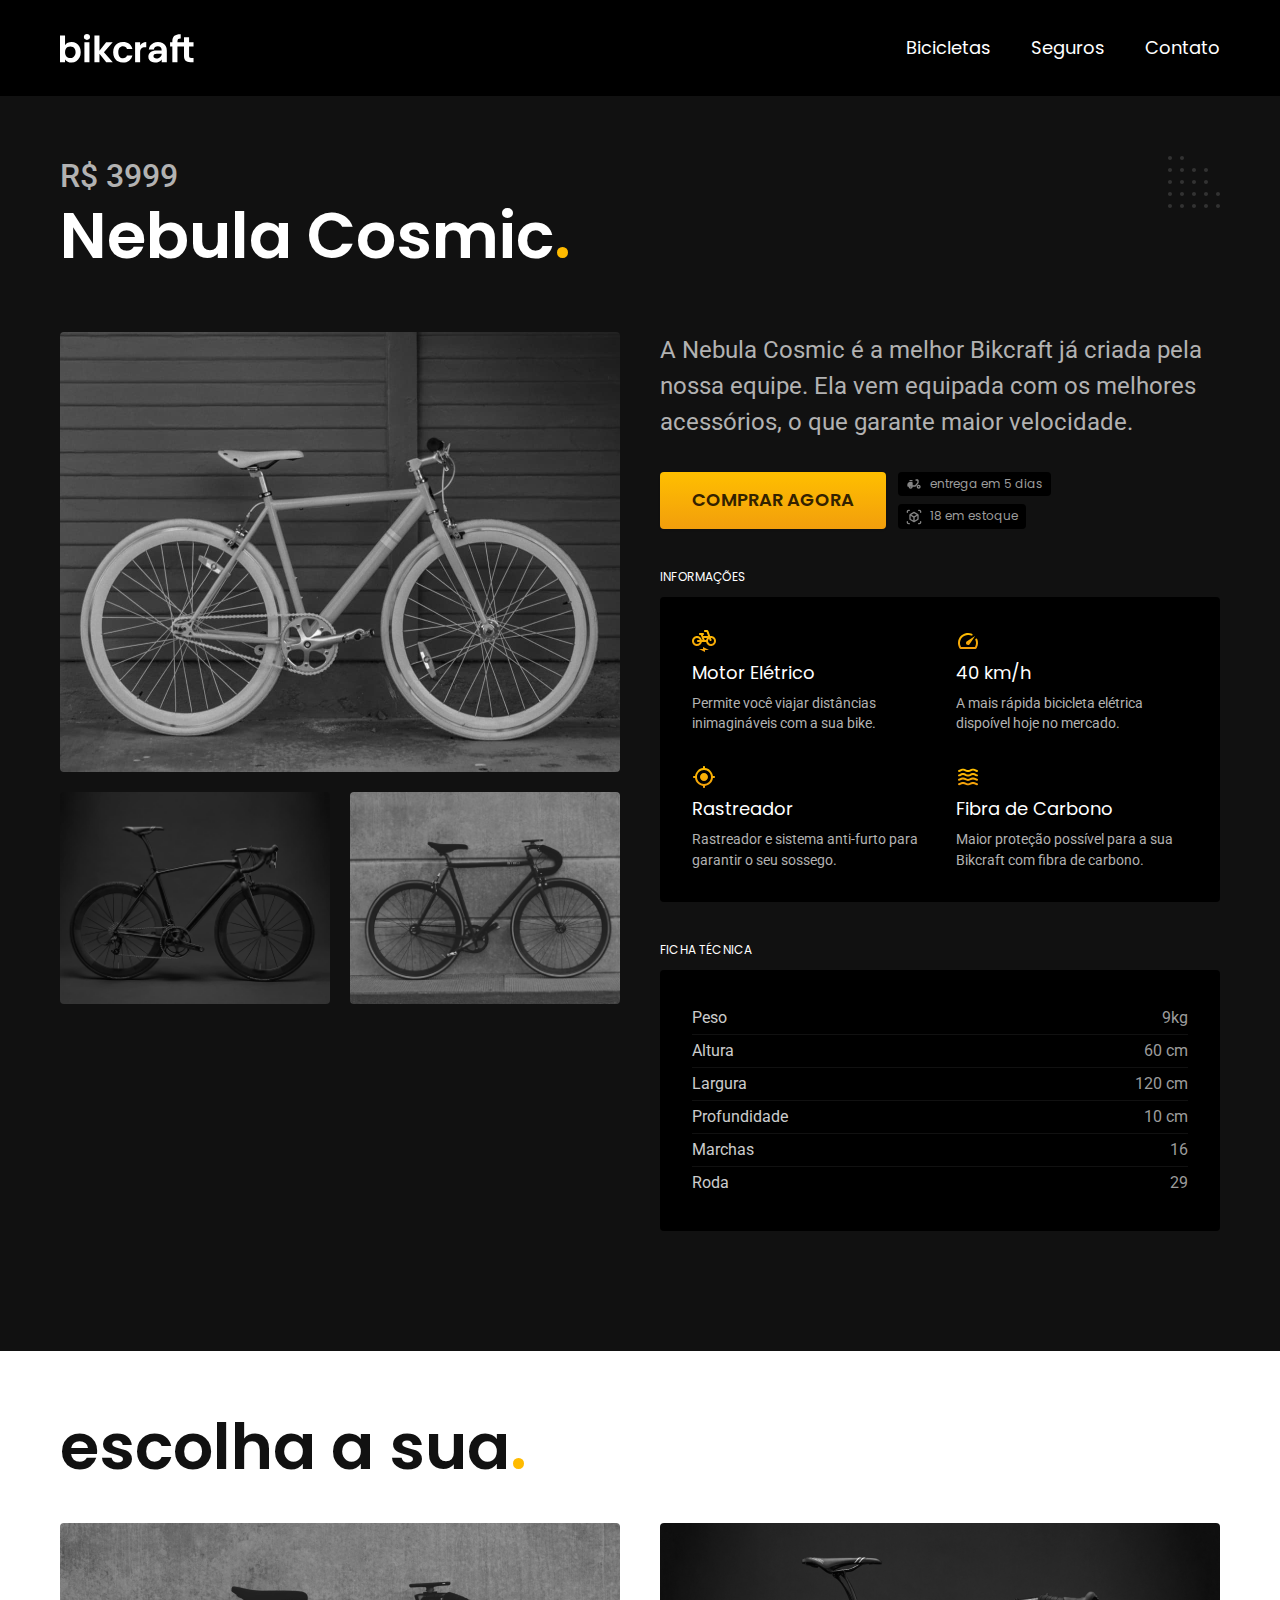
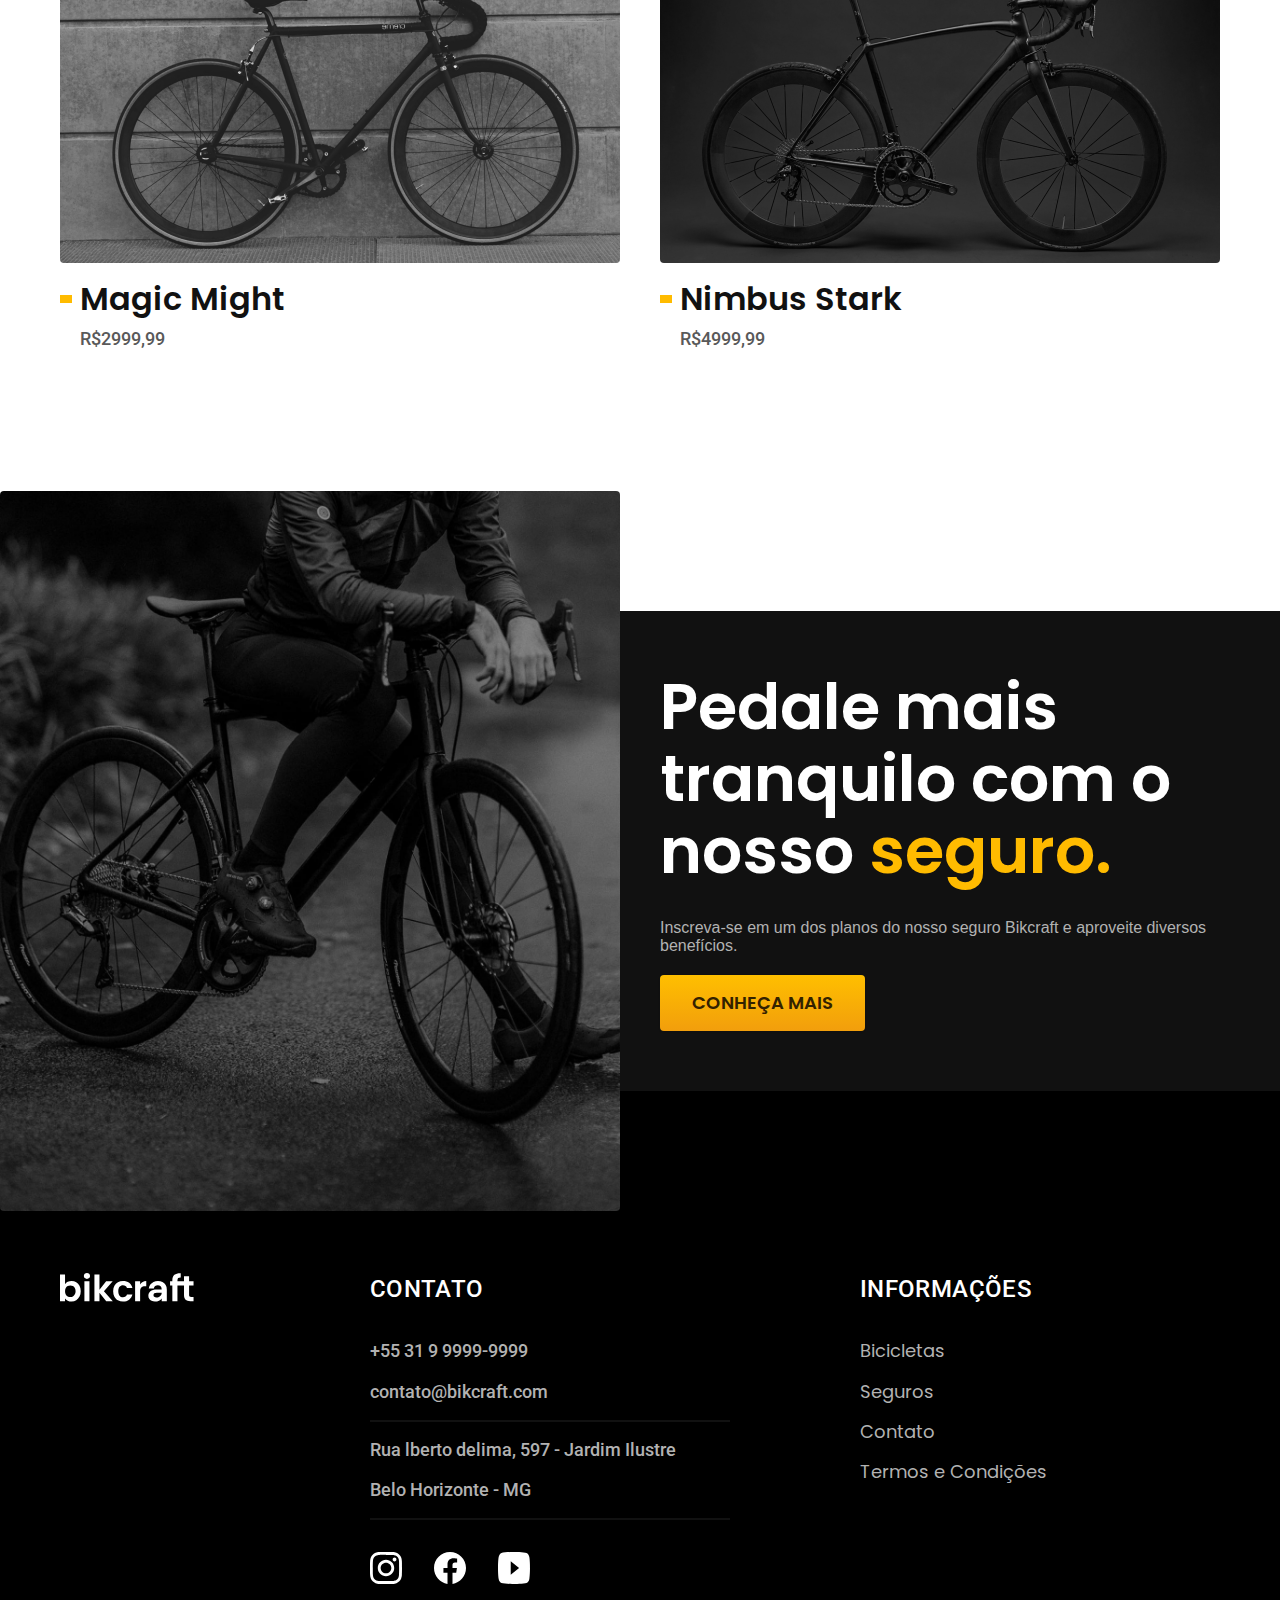
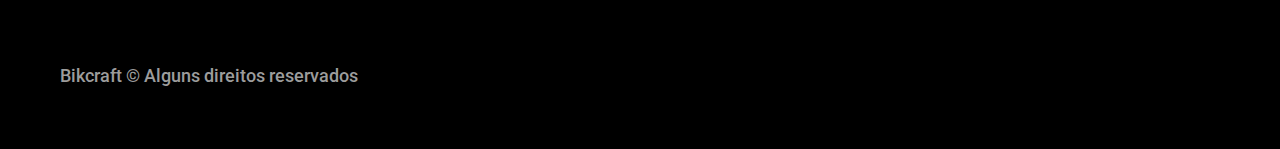
<file: bicicletas/nebula.html>
<!DOCTYPE html>
<html lang="pt-br">

<head>
  <meta charset="UTF-8">
  <meta http-equiv="X-UA-Compatible" content="IE=edge">
  <meta name="viewport" content="width=device-width, initial-scale=1.0">
  <meta name="description" content="nimbus stark">
  <title> Nebula| Bikcraft</title>
  <link rel="shortcut icon" href="../favicon.svg" type="image/svg+xml">
  <link rel="stylesheet" href="../css/style.min.css">
  <link rel="preconnect" href="https://fonts.googleapis.com">
  <link rel="preconnect" href="https://fonts.gstatic.com" crossorigin>
  <link href="https://fonts.googleapis.com/css2?family=Merriweather:ital,wght@1,900&family=Poppins:wght@400;600&family=Roboto:wght@400;500&display=swap" rel="stylesheet">
  <script>
    document.documentElement.classList.add('js');
  </script>

<body id="bicicleta">

  <header class="header-bg">
    <div class="container header">
      <a href="../">
        <img src="../img/bikcraft 1.svg" alt="Bikcraft">
      </a>

      <nav aria-label="primaria">
        <ul class="header-menu cor-0 font-1-m">
          <li><a href="../bicicletas.html">Bicicletas</a></li>
          <li><a href="../seguros.html">Seguros</a></li>
          <li><a href="../contato.html">Contato</a></li>
        </ul>
      </nav>
    </div>
  </header>

  <main class="titulo-bg">
    <div>
      <div class="titulo container">
        <p class="font-2-xl cor-5"> R$ 3999</p>
        <h1 class="font-1-xxl cor-0">Nebula Cosmic<span class="cor-p1">.</span></h1>
      </div>
    </div>
    <div class="bicicleta container">
      <div class="bicicleta-imagens">
        <img src="../img/bicicleta/otimizada/bicicleta3.jpg" width="1120" height="880" alt="">
        <img src="../img/bicicleta/otimizada/bicicleta1.jpg" width="1120" height="880" alt="">
        <img src="../img/bicicleta/otimizada/bicicleta2.jpg" width="1120" height="880" alt="">
      </div>
      <div class="bicicleta-conteudo">
        <p class="font-2-l cor-5">A Nebula Cosmic é a melhor Bikcraft já criada pela nossa equipe. Ela vem equipada com os melhores acessórios, o que garante maior velocidade.</p>
        <div class="bicicleta-comprar">
          <a class="botao" href="../orcamento.html?tipo=bikcraft&produto=nebula">Comprar Agora</a>
          <span class="font-1-xs cor-6"> <img src="../img/icones/entrega.svg" alt="">entrega em 5 dias</span>
          <span class="font-1-xs cor-6"> <img src="../img/icones/estoque.svg" alt="">18 em estoque</span>
        </div>

        <h2 class="font-1-xs cor-0">Informações</h2>
        <ul class="bicicleta-informacoes">
          <li>
            <img src="../img/icones/eletrica.svg" alt="">
            <h3 class="font-1-m cor-0">Motor Elétrico</h3>
            <p class="font-2-xs cor-5">Permite você viajar distâncias inimagináveis com a sua bike.</p>
          </li>
          <li>
            <img src="../img/icones/velocidade.svg" alt="">
            <h3 class="font-1-m cor-0">40 km/h</h3>
            <p class="font-2-xs cor-5">A mais rápida bicicleta elétrica dispoível hoje no mercado.</p>
          </li>
          <li>
            <img src="../img/icones/rastreador.svg" alt="">
            <h3 class="font-1-m cor-0">Rastreador</h3>
            <p class="font-2-xs cor-5">Rastreador e sistema anti-furto para garantir o seu sossego.</p>
          </li>
          <li>
            <img src="../img/icones/carbono.svg" alt="">
            <h3 class="font-1-m cor-0">Fibra de Carbono</h3>
            <p class="font-2-xs cor-5">Maior proteção possível para a sua Bikcraft com fibra de carbono.</p>
          </li>
        </ul>
        <h2 class="font-1-xs cor-0">Ficha Técnica</h2>
        <ul class="bicicleta-ficha font-2-s cor-4">
          <li>Peso <span>9kg</span></li>
          <li>Altura <span>60 cm</span></li>
          <li>Largura <span>120 cm</span></li>
          <li>Profundidade <span>10 cm</span></li>
          <li>Marchas <span>16</span></li>
          <li>Roda <span>29</span></li>
        </ul>
      </div>
    </div>
  </main>

  <article class="bicicletas-lista container">
    <h2 class="font-1-xxl">escolha a sua<span class="cor-p1">.</span></h2>

    <ul>
      <li>
        <a href="./magic.html">
          <img src="../img/bicicletas/magic.jpg" alt="bicicleta magic preta">
          <h3 class="font-1-xl">Magic Might</h3>
          <span class="font-2-m cor-8">R$2999,99</span>
        </a>
      </li>

      <li>
        <a href="./nimbus.html">
          <img src="../img/bicicletas/nimbus.jpg" alt="bicicleta nebula preta">
          <h3 class="font-1-xl">Nimbus Stark</h3>
          <span class="font-2-m cor-8">R$4999,99</span>
        </a>
      </li>
    </ul>
  </article>

  <article class="seguro-bicicleta-bg">
    <div class="seguro-bicicleta">
      <div class="seguro-imagem">
        <img src="../img/fotos/seguros.jpg" alt="pessoa em cima de uma bikcraft">
      </div>
      <div class="seguro-bicicleta-conteudo">
        <h2 class="font-1-xxl cor-0">Pedale mais tranquilo com o nosso <span class="cor-p1">seguro.</span></h2>
        <p class="font-2-1 cor-5">Inscreva-se em um dos planos do nosso seguro Bikcraft e aproveite diversos benefícios.</p>
        <a class="botao" href="../seguros.html">Conheça Mais</a>
      </div>
    </div>
  </article>

  <footer class="footer-bg">
    <div class="footer container">
      <img src="../img/bikcraft 1.svg" alt="bikcraft">
      <div class="footer-contato">
        <h3 class="font-2-l-b cor-0">Contato</h3>
        <ul class="font-2-m cor-5">
          <li><a href="tel:+5531999999999">+55 31 9 9999-9999</a></li>
          <li><a href="mailto:contato@bikcraft.com">contato@bikcraft.com</a></li>
          <li>Rua lberto delima, 597 - Jardim Ilustre</li>
          <li>Belo Horizonte - MG</li>
        </ul>
        <div class="footer-redes">
          <a href="">
            <img src="../img/redes_sociais/instagram.svg" alt="instagram">
          </a>
          <a href="">
            <img src="../img/redes_sociais/facebook.svg" alt="facebook">
          </a>
          <a href="">
            <img src="../img/redes_sociais/youtube.svg" alt="youtube">
          </a>
        </div>
      </div>
      <div class="footer-informacoes">
        <h3 class="font-2-l-b cor-0">Informações</h3>
        <nav>
          <ul class="font-1-m cor-5">
            <li><a href="../bicicletas.html">Bicicletas</a></li>
            <li><a href="../seguros.html">Seguros</a></li>
            <li><a href="../contato.html">Contato</a></li>
            <li><a href="../termos.html">Termos e Condições</a></li>
          </ul>
        </nav>
      </div>
      <p class="font-2-m cor-6 footer-copy">Bikcraft © Alguns direitos reservados </p>
    </div>
  </footer>
  <script src="../js/script.js"></script>
</body>
</file>
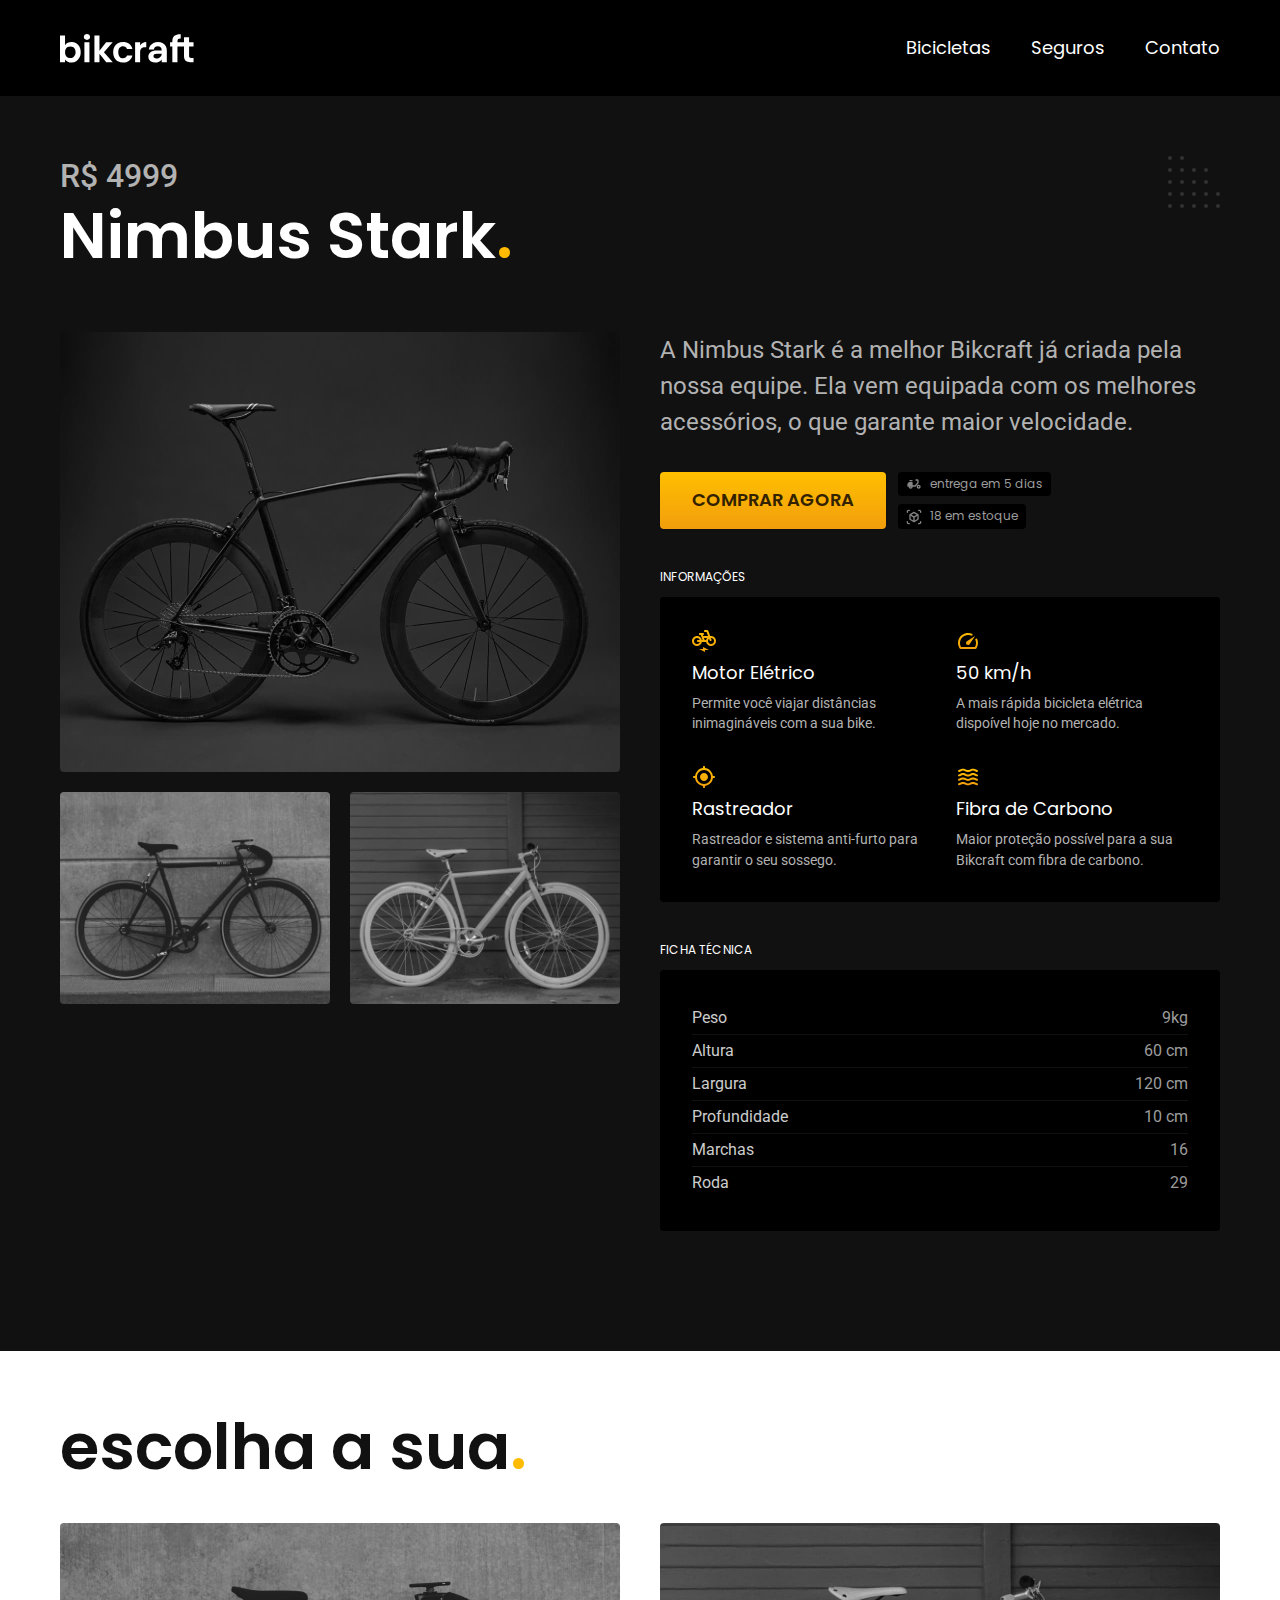
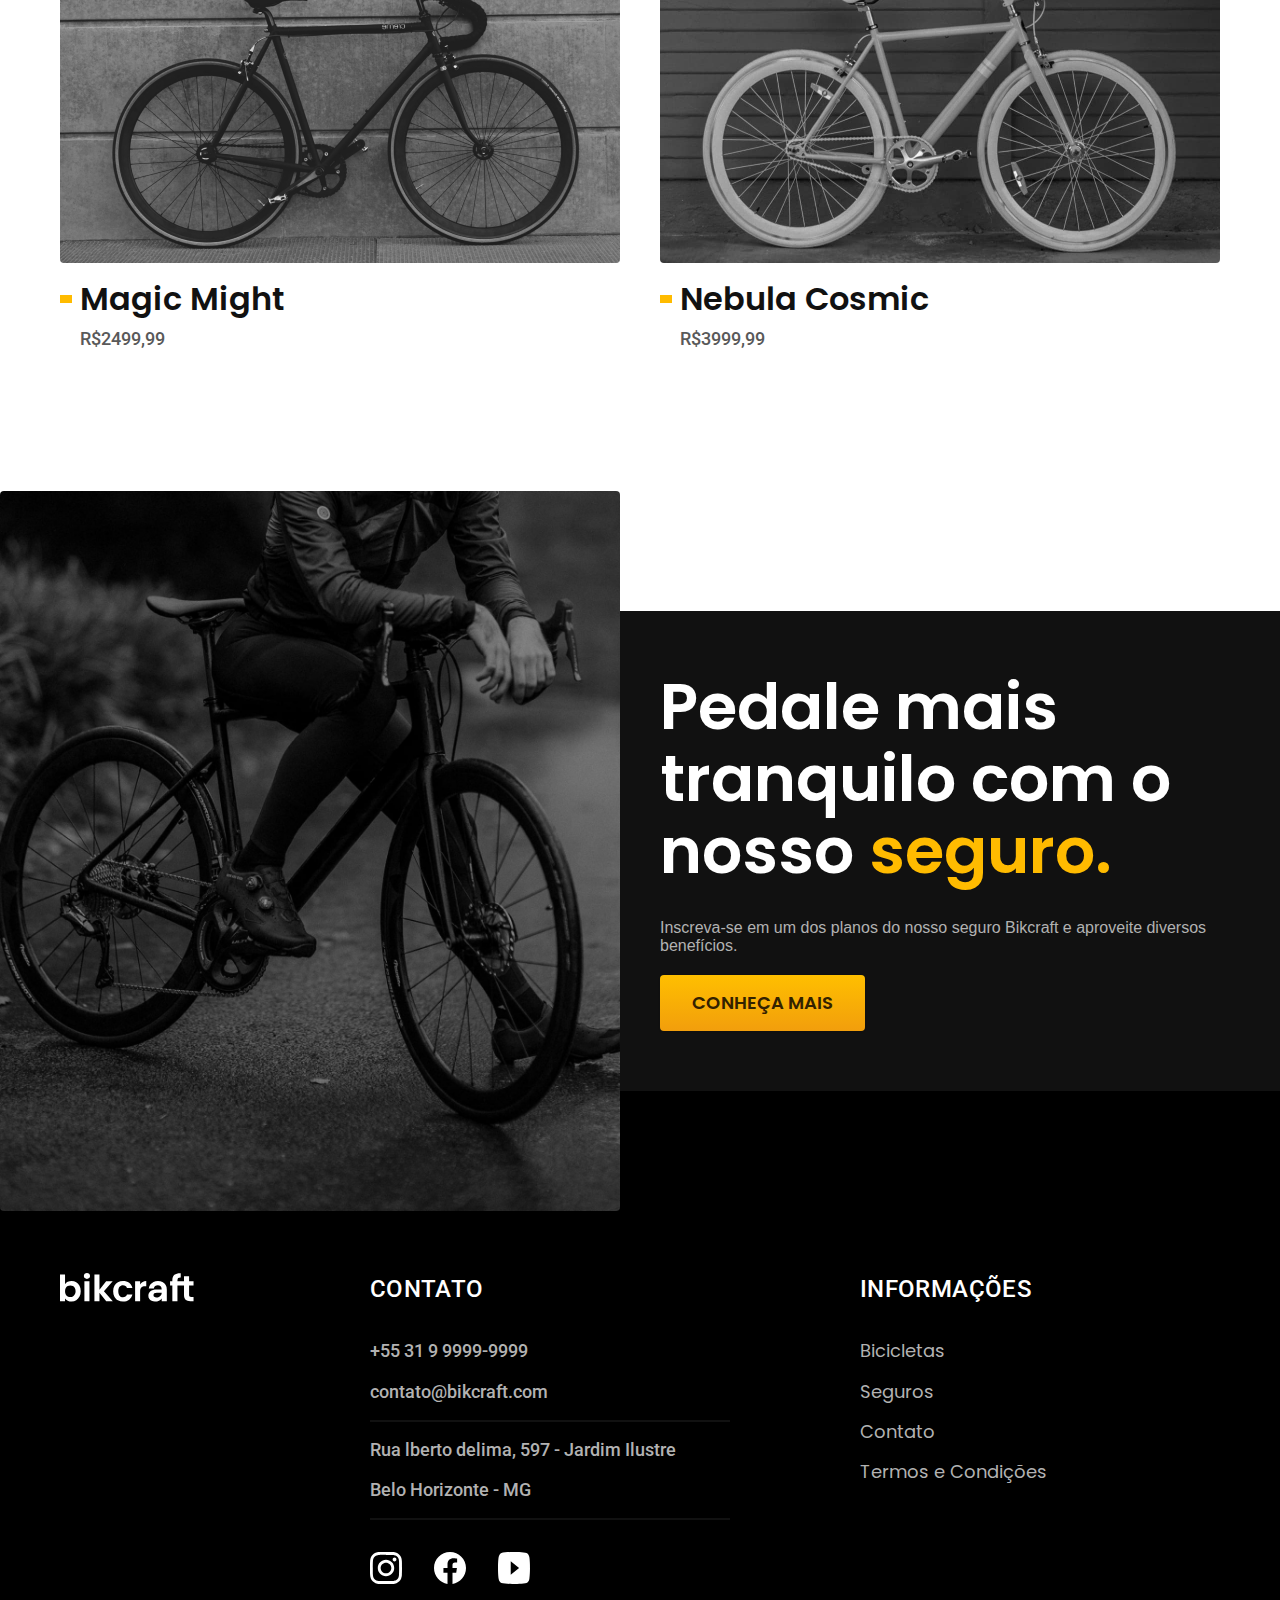
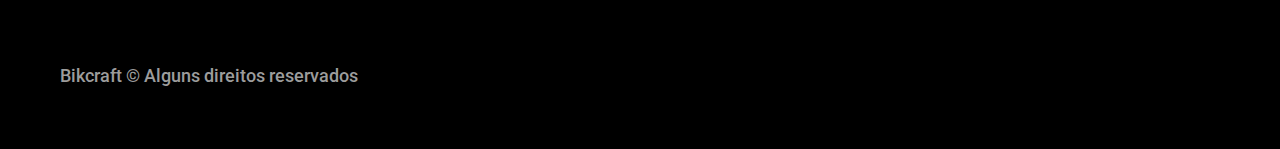
<file: bicicletas/nimbus.html>
<!DOCTYPE html>
<html lang="pt-br">

<head>
  <meta charset="UTF-8">
  <meta http-equiv="X-UA-Compatible" content="IE=edge">
  <meta name="viewport" content="width=device-width, initial-scale=1.0">
  <meta name="description" content="nimbus stark">
  <title> Nimbus Stark| Bikcraft</title>
  <link rel="shortcut icon" href="../favicon.svg" type="image/svg+xml">
  <link rel="stylesheet" href="../css/style.min.css">
  <link rel="preconnect" href="https://fonts.googleapis.com">
  <link rel="preconnect" href="https://fonts.gstatic.com" crossorigin>
  <link href="https://fonts.googleapis.com/css2?family=Merriweather:ital,wght@1,900&family=Poppins:wght@400;600&family=Roboto:wght@400;500&display=swap" rel="stylesheet">
  <script>
    document.documentElement.classList.add('js');
  </script>

<body id="bicicleta">

  <header class="header-bg">
    <div class="container header">
      <a href="../">
        <img src="../img/bikcraft 1.svg" alt="Bikcraft">
      </a>

      <nav aria-label="primaria">
        <ul class="header-menu cor-0 font-1-m">
          <li><a href="../bicicletas.html">Bicicletas</a></li>
          <li><a href="../seguros.html">Seguros</a></li>
          <li><a href="../contato.html">Contato</a></li>
        </ul>
      </nav>
    </div>
  </header>

  <main class="titulo-bg">
    <div>
      <div class="titulo container">
        <p class="font-2-xl cor-5"> R$ 4999</p>
        <h1 class="font-1-xxl cor-0">Nimbus Stark<span class="cor-p1">.</span></h1>
      </div>
    </div>
    <div class="bicicleta container">
      <div class="bicicleta-imagens">
        <img src="../img/bicicleta/otimizada/bicicleta1.jpg" width="1120" height="880" alt="">
        <img src="../img/bicicleta/otimizada/bicicleta2.jpg" width="1120" height="880" alt="">
        <img src="../img/bicicleta/otimizada/bicicleta3.jpg" width="1120" height="880" alt="">
      </div>
      <div class="bicicleta-conteudo">
        <p class="font-2-l cor-5">A Nimbus Stark é a melhor Bikcraft já criada pela nossa equipe. Ela vem equipada com os melhores acessórios, o que garante maior velocidade.</p>
        <div class="bicicleta-comprar">
          <a class="botao" href="../orcamento.html?tipo=bikcraft&produto=nimbus">Comprar Agora</a>
          <span class="font-1-xs cor-6"> <img src="../img/icones/entrega.svg" alt="">entrega em 5 dias</span>
          <span class="font-1-xs cor-6"> <img src="../img/icones/estoque.svg" alt="">18 em estoque</span>
        </div>

        <h2 class="font-1-xs cor-0">Informações</h2>
        <ul class="bicicleta-informacoes">
          <li>
            <img src="../img/icones/eletrica.svg" alt="">
            <h3 class="font-1-m cor-0">Motor Elétrico</h3>
            <p class="font-2-xs cor-5">Permite você viajar distâncias inimagináveis com a sua bike.</p>
          </li>
          <li>
            <img src="../img/icones/velocidade.svg" alt="">
            <h3 class="font-1-m cor-0">50 km/h</h3>
            <p class="font-2-xs cor-5">A mais rápida bicicleta elétrica dispoível hoje no mercado.</p>
          </li>
          <li>
            <img src="../img/icones/rastreador.svg" alt="">
            <h3 class="font-1-m cor-0">Rastreador</h3>
            <p class="font-2-xs cor-5">Rastreador e sistema anti-furto para garantir o seu sossego.</p>
          </li>
          <li>
            <img src="../img/icones/carbono.svg" alt="">
            <h3 class="font-1-m cor-0">Fibra de Carbono</h3>
            <p class="font-2-xs cor-5">Maior proteção possível para a sua Bikcraft com fibra de carbono.</p>
          </li>
        </ul>
        <h2 class="font-1-xs cor-0">Ficha Técnica</h2>
        <ul class="bicicleta-ficha font-2-s cor-4">
          <li>Peso <span>9kg</span></li>
          <li>Altura <span>60 cm</span></li>
          <li>Largura <span>120 cm</span></li>
          <li>Profundidade <span>10 cm</span></li>
          <li>Marchas <span>16</span></li>
          <li>Roda <span>29</span></li>
        </ul>
      </div>
    </div>
  </main>

  <article class="bicicletas-lista container">
    <h2 class="font-1-xxl">escolha a sua<span class="cor-p1">.</span></h2>

    <ul>
      <li>
        <a href="./magic.html">
          <img src="../img/bicicletas/magic.jpg" alt="bicicleta magic preta">
          <h3 class="font-1-xl">Magic Might</h3>
          <span class="font-2-m cor-8">R$2499,99</span>
        </a>
      </li>

      <li>
        <a href="./nebula.html">
          <img src="../img/bicicletas/nebula.jpg" alt="bicicleta nebula preta">
          <h3 class="font-1-xl">Nebula Cosmic</h3>
          <span class="font-2-m cor-8">R$3999,99</span>
        </a>
      </li>
    </ul>
  </article>

  <article class="seguro-bicicleta-bg">
    <div class="seguro-bicicleta">
      <div class="seguro-imagem">
        <img src="../img/fotos/seguros.jpg" alt="pessoa em cima de uma bikcraft">
      </div>
      <div class="seguro-bicicleta-conteudo">
        <h2 class="font-1-xxl cor-0">Pedale mais tranquilo com o nosso <span class="cor-p1">seguro.</span></h2>
        <p class="font-2-1 cor-5">Inscreva-se em um dos planos do nosso seguro Bikcraft e aproveite diversos benefícios.</p>
        <a class="botao" href="../seguros.html">Conheça Mais</a>
      </div>
    </div>
  </article>

  <footer class="footer-bg">
    <div class="footer container">
      <img src="../img/bikcraft 1.svg" alt="bikcraft">
      <div class="footer-contato">
        <h3 class="font-2-l-b cor-0">Contato</h3>
        <ul class="font-2-m cor-5">
          <li><a href="tel:+5531999999999">+55 31 9 9999-9999</a></li>
          <li><a href="mailto:contato@bikcraft.com">contato@bikcraft.com</a></li>
          <li>Rua lberto delima, 597 - Jardim Ilustre</li>
          <li>Belo Horizonte - MG</li>
        </ul>
        <div class="footer-redes">
          <a href="">
            <img src="../img/redes_sociais/instagram.svg" alt="instagram">
          </a>
          <a href="">
            <img src="../img/redes_sociais/facebook.svg" alt="facebook">
          </a>
          <a href="">
            <img src="../img/redes_sociais/youtube.svg" alt="youtube">
          </a>
        </div>
      </div>
      <div class="footer-informacoes">
        <h3 class="font-2-l-b cor-0">Informações</h3>
        <nav>
          <ul class="font-1-m cor-5">
            <li><a href="../bicicletas.html">Bicicletas</a></li>
            <li><a href="../seguros.html">Seguros</a></li>
            <li><a href="../contato.html">Contato</a></li>
            <li><a href="../termos.html">Termos e Condições</a></li>
          </ul>
        </nav>
      </div>
      <p class="font-2-m cor-6 footer-copy">Bikcraft © Alguns direitos reservados </p>
    </div>
  </footer>
  <script src="../js/script.js"></script>
</body>
</file>
<file: css/style.min.css>
body{margin:0;font-family:Arial,Helvetica,sans-serif;color:#111}blockquote,h1,h2,h3,h4,p,ul{margin:0}ul{padding:0;list-style:none}a{text-decoration:none;color:inherit}img{max-width:100%;height:auto;display:block}img[src$=".jpg"]{border-radius:4px}dd{margin:0}.header-bg{background-color:var(--cor-12)}.header{display:flex;flex-wrap:wrap;gap:20px;justify-content:space-between;align-items:center;padding-top:20px;padding-bottom:20px}.header-menu{display:flex;flex-wrap:wrap;gap:40px}.header-menu a{display:inline-block;padding:16px 0;position:relative}.header-menu a:after{content:"";display:block;width:0;height:2px;background-color:var(--cor-0);margin-top:4px;transition:.3s;position:absolute}.header-menu a.ativo::after,.header-menu a:hover::after{width:100%}@media (max-width:800px){.header-menu{gap:20px}.header-menu a{background-color:var(--cor-11);padding:12px 16px;border-radius:4px}.header-menu a:hover{background-color:var(--cor-10)}.header a:after{display:none}}@media (max-width:600px){.header-menu{gap:12px}.header-menu a{padding:8px 12px;font-size:.875rem}}.footer-bg{background-color:var(--cor-12)}.footer{display:grid;grid-template-columns:3fr 5fr 4fr;gap:40px;padding-top:60px;padding-bottom:60px}.footer h3{margin-bottom:32px}.footer-contato ul{margin-bottom:32px}.footer-contato li:nth-child(2n)::after{content:"";display:block;max-width:360px;height:2px;background:var(--cor-11);margin-top:16px}.footer li{margin-bottom:16px}.footer-redes{display:flex;gap:32px}.footer a:hover{color:var(--cor-0)}.footer-copy{grid-column:1/-1;margin-top:40px}@media (max-width:800px){.footer>img{display:none}.footer{grid-template-columns:1fr 1fr}}@media (max-width:600px){.footer{grid-template-columns:1fr;gap:60px}.footer-copy{margin-top:0}}.font-1-xs{font:400 0.75rem/1.35 poppins,sans-serif}.font-2-xs{font:400 0.875rem/1.43 roboto,sans-serif}.font-1-s{font:400 1rem/1.5 poppins,sans-serif}.font-2-s{font:400 1rem/1.5 roboto,sans-serif}.font-1-m,.font-1-m-b{font:400 1.125rem/1.35 poppins,sans-serif}.font-1-m-b{font-weight:600}.font-2-m{font:500 1.125rem/1.35 roboto,sans-serif}.font-1-l{font:400 1.5rem/1.5 poppins,sans-serif}.font-2-l,.font-2-l-b{font:400 1.5rem/1.5 roboto,sans-serif}.font-2-l-b{font-weight:500;letter-spacing:.015em;text-transform:uppercase}.font-1-xl{font:600 2rem/1.25 poppins,sans-serif}.font-2-xl{font:500 2rem/1.25 roboto,sans-serif}.font-1-xxl{font:600 4rem/1.125 poppins,sans-serif}@media (max-width:1200px){.font-1-xxl{font-size:3rem}.font-2-l,.font-2-l-b{font-size:1.125rem}}@media(max-width:800px){.font-1-xxl{font-size:2rem}.font-1-xl,.font-2-xl{font-size:1.5rem}}:root{--cor-0:#fff;--cor-1:#f7f7f7;--cor-2:#ededed;--cor-3:#dedede;--cor-4:#ccc;--cor-5:#b2b2b2;--cor-6:#9c9c9c;--cor-7:#717171;--cor-8:#595959;--cor-9:#404040;--cor-10:#2e2e2e;--cor-11:#111;--cor-12:#000;--cor-p1:#ffbb00;--cor-p2:#e4a30b;--cor-p3:#a66f00;--cor-p4:#664400;--cor-p5:#332200}.cor-0{color:var(--cor-0)}.cor-1{color:var(--cor-1)}.cor-2{color:var(--cor-2)}.cor-3{color:var(--cor-3)}.cor-4{color:var(--cor-4)}.cor-5{color:var(--cor-5)}.cor-6{color:var(--cor-6)}.cor-7{color:var(--cor-7)}.cor-8{color:var(--cor-8)}.cor-9{color:var(--cor-9)}.cor-10{color:var(--cor-10)}.cor-11{color:var(--cor-11)}.cor-12{color:var(--cor-12)}.cor-p1{color:var(--cor-p1)}.cor-p2{color:var(--cor-p2)}.cor-p3{color:var(--cor-p3)}.cor-p4{color:var(--cor-p4)}.cor-p5{color:var(--cor-p5)}.js .fadeInDown{transform:translate3d(0,-20px,0)}.js .fadeInUp{transform:translate3d(0,20px,0)}.js .fadeInRight{transform:translate3d(20px,0,0)}.js .fadeInLeft{transform:translate3d(-20px,0,0)}.js [data-anime]{opacity:0}.js .anime{opacity:1;transform:none;transition:transform .8s,opacity .8s}.container{max-width:1200px;padding-left:20px;padding-right:20px;box-sizing:border-box;margin-left:auto;margin-right:auto}.botao{max-width:max-content;font:600 1.125rem/1.35 Poppins,sans-serif;display:inline-block;padding:16px 32px;background:linear-gradient(#ffbf00,#f29e0c);color:var(--cor-p5);border-radius:4px;box-shadow:0 1px 2px rgba(0,0,0,.1);text-transform:uppercase;border:none;cursor:pointer}.botao:hover{background:linear-gradient(#ffb60d,#e59317)}.botao.secundario{background:var(--cor-10);color:var(--cor-2)}.botao.secundario:hover{background:var(--cor-9)}.botao.seta{display:flex;align-items:center}.botao.seta::after{content:"";display:inline-block;width:18px;height:10px;margin-left:12px;background:url("../img/icones/seta-botao.svg");transition:transform .25s}.botao.seta:hover::after{transform:translateX(4px)}@media (max-width:600px){.botao a{padding:12px 16px;font-size:1rem}}.link{display:inline-block;color:var(--cor-p1);font:500 1.5rem/1.5 Poppins,sans-serif;text-transform:uppercase}.link::after{content:"";display:block;width:100%;height:4px;background-color:currentColor}.link:hover{color:var(--cor-0)}.titulo-bg{padding-top:60px;padding-bottom:60px;background-color:var(--cor-11)}.titulo{background:url('../img/dec/top-right.svg') no-repeat top right 20px}.titulo p{margin-bottom:4px}@media (max-width:800px){.titulo-bg{padding-top:40px;padding-bottom:40px}.titulo p{font-size:1rem;text-transform:lowercase;font-weight:400}}.form{display:grid;grid-template-columns:1fr 1fr;gap:20px}.form label{display:block;font:400 1rem/1.5 poppins,sans-serif;margin-bottom:4px}.form .col-2{grid-column:span 2}.form input[type=email],.form input[type=text],.form textarea{font:400 1rem/1.5 roboto,sans-serif;background:var(--cor-1);border:1px solid var(--cor-2);padding:12px;border-radius:4px;width:100%;box-sizing:border-box}.form input[type=email]:focus,.form input[type=text]:focus,.form textarea:focus{outline:0;border-color:var(--cor-p1);background:var(--cor-0);box-shadow:0 0 0 2px #fea}@media (max-width:600px){.form{grid-template-columns:1fr}.form .col-2{grid-column:1}}.introducao-bg{background:var(--cor-12) url('../img/dec/bottom-left.svg') no-repeat bottom 160px left 10px;box-shadow:inset 0 -120px var(--cor-0)}.introducao{display:grid;grid-template-columns:1fr 1fr;gap:0 40px}.introducao-conteudo{align-self:end;padding-bottom:200px}.introducao img{width:100%;height:100%;object-fit:cover;border-radius:4px}.introducao h1{margin-bottom:32px}.introducao p{margin-bottom:20px}@media (max-width:800px){.introducao-bg{background:var(--cor-11);padding-top:40px;box-shadow:inset 0 -60px var(--cor-0)}.introducao{grid-template-columns:1fr;gap:32px}.introducao-conteudo{padding-bottom:0}.introducao h1{margin-bottom:16px}.introducao img{height:300px;width:100%}}.tecnologia-bg{background:var(--cor-11) url('../img/dec/bottom-left.svg') no-repeat bottom 100px left 10px;box-shadow:inset 0 80px var(--cor-0),inset 0 -80px var(--cor-0)}.tecnologia{display:grid;grid-template-columns:1fr 1fr;gap:40px}.tecnologia-imagem img{width:100%;height:100%;object-fit:cover;object-position:left}.tecnologia-conteudo{padding-top:160px;padding-bottom:160px}.tecnologia-conteudo>span{margin-bottom:20px;display:block}.tecnologia-conteudo h2{margin-bottom:32px}.tecnologia-conteudo>p{margin-bottom:20px}.tecnologia-conteudo a{margin-bottom:80px}.tecnologia-vantagens{display:flex;gap:40px}.tecnologia-vantagens h3{margin-bottom:8px;width:max-content}.tecnologia-vantagens img{width:24px;margin-bottom:8px}@media (max-width:800px){.tecnologia-bg{box-shadow:initial;background:var(--cor-11)}.tecnologia{grid-template-columns:1fr}.tecnologia-conteudo{padding-top:60px;padding-bottom:60px}.tecnologia-imagem{display:none}.tecnologia a{margin-bottom:60px}}@media (max-width:600px){.tecnologia-vantagens{flex-direction:column}}.parceiros{padding-top:60px;padding-bottom:120px}.parceiros h2{margin-bottom:60px}.parceiros ul{padding:0 20px;max-width:1400px;display:grid;grid-template-columns:repeat(4,1fr);margin:0 auto}.parceiros li{display:flex;padding:32px}.parceiros img{margin:auto}.parceiros li:not(:first-child,:nth-child(5)){border-left:2px solid var(--cor-2)}.parceiros li:nth-child(n+5){border-top:2px solid var(--cor-2)}@media (max-width:800px){.parceiros{padding-bottom:60px}.parceiros h2{margin-bottom:20px}.parceiros ul{grid-template-columns:repeat(2,1fr)}.parceiros li{display:flex;padding:20px}.parceiros li:nth-child(n+3){border-top:2px solid var(--cor-2)}.parceiros li:nth-child(odd){border-left:none}}.depoimento{display:grid;grid-template-columns:1fr 1fr;background:var(--cor-p1);overflow:hidden}.depoimento img{border-radius:0;width:100%;height:100%;object-fit:cover}.depoimento-conteudo{padding:80px 40px 80px 80px;align-self:center;background:url('../img/dec/top-left-p.svg') no-repeat top 0 left 20px,url('../img/dec/bottom-right-p.svg') no-repeat bottom 40px right 40px}.depoimento-conteudo p{font-family:Merriweather,serif;font-style:italic;font-weight:900;margin-bottom:32px;max-width:32ch;position:relative}.depoimento p::after,.depoimento p::before{font-size:5rem;color:var(--cor-p2);position:absolute}.depoimento p::before{content:'“';left:-50px;top:-20px}.depoimento p::after{content:'”'}@media (min-width:1200px){.depoimento img{max-height:520px}}@media (max-width:800px){.depoimento{grid-template-columns:1fr;text-align:center}.depoimento img{max-height:200px}.depoimento-conteudo{padding:40px 20px;justify-self:center;background:0 0}}.seguros-bg{background-color:var(--cor-11)}.seguros{padding-top:60px;padding-bottom:60px;display:grid;grid-template-columns:1fr 1fr;gap:40px;align-items:center}#seguros .seguros{padding-top:0}.seguros h2{grid-column:1/-1}.seguros-item{background-color:var(--cor-12);padding:32px 32px 32px 60px;display:grid;grid-template-columns:1fr auto;border-radius:4px}.seguros-item h3{margin-bottom:40px}.seguros-item span{grid-column:2;display:block;text-align:right}.seguros-item ul{grid-column:1/-1;margin-bottom:32px}.seguros-item li{display:flex;align-items:center;position:relative}.seguros-item li+li{margin-top:20px}.seguros-item li::before{content:"";display:inline-block;width:13px;height:9px;background-image:url("../img/icones/Vector/ 1/ /(Stroke/).svg");position:absolute;left:-21px}.seguros-item a{grid-column:1/-1}@media (max-width:800px){.seguros{grid-template-columns:1fr}}.vantagens-bg{background-color:var(--cor-12)}.vantagens{padding-top:120px;padding-bottom:120px}.vantagens h2{margin-bottom:60px}.vantagens ul{display:grid;grid-template-columns:repeat(auto-fit,minmax(280px,max-content));gap:40px 80px}.vantagens h3,.vantagens img{margin-bottom:8px}@media (max-width:800px){.vantagens{padding-top:60px;padding-bottom:60px}.vantagens h2{margin-bottom:40px}.vantagens ul{gap:20px}}.perguntas{padding-top:120px;padding-bottom:120px}.perguntas h2{margin-bottom:60px}.perguntas dl>div{padding:20px;border-radius:4px}.perguntas dl>div:nth-child(odd){background-color:var(--cor-1)}.perguntas button{display:grid;grid-template-columns:auto 1fr auto;align-items:center;gap:8px;cursor:pointer;border:none;background:0 0;width:100%;text-align:left}.perguntas button::before{content:"";display:inline-block;width:12px;height:12px;border-radius:50%;background-color:var(--cor-p1)}.perguntas button::after{content:"";display:inline-block;width:14px;height:6px;background-image:url('../img/icones/seta-abrir.svg');transition:.3s}.perguntas button:hover::after,.perguntas button[aria-expanded=true]::after{transform:rotate(180deg)}.js .perguntas dd{display:none}.js .perguntas dd.ativa{display:block}.perguntas dd{padding-left:20px;padding-top:16px;max-width:80ch}@media (max-width:800px){.perguntas{padding-top:60px;padding-bottom:60px}.perguntas h2{margin-bottom:40px}}.bicicletas-lista{padding-top:60px;padding-bottom:120px}.bicicletas-lista h2{margin-bottom:40px}.bicicletas-lista ul{display:flex;gap:40px;padding:0 20px 20px 20px;max-width:1400px;margin-left:auto;margin-right:auto;overflow-x:auto}#bicicleta .bicicletas-lista ul{padding:0 0 20px 0}.bicicletas-lista li{min-width:280px;flex:1}.bicicletas-lista a{display:block}.bicicletas-lista img{margin-bottom:16px}.bicicletas-lista h3{margin-bottom:8px;display:flex;align-items:center}.bicicletas-lista h3::before{content:"";background-color:var(--cor-p1);height:8px;width:12px;margin-right:8px;display:inline-block;transition:width .25s}.bicicletas-lista a:hover h3::before{width:24px}.bicicletas-lista li span{padding-left:20px}@media (max-width:800px){.bicicletas-lista{padding-bottom:60px}.bicicletas-lista ul{gap:20px}}.bicicletas-bg{background-image:linear-gradient(to right,var(--cor-0) 30%,var(--cor-11) 0)}.bicicletas{display:grid;grid-template-columns:1fr 1fr;gap:40px;padding-top:60px;padding-bottom:60px;background:url('../img/dec/top-right.svg') no-repeat top 40px right 20px}.bicicletas-imagem{display:grid}.bicicletas-imagem img{grid-area:1/1}.bicicletas-imagem span{grid-area:1/1;place-self:start end;margin-top:20px;display:inline-block;background:var(--cor-12);padding:8px 16px 8px 8px;border-radius:4px 0 0 4px}.bicicletas-conteudo{display:grid;grid-template-columns:1fr auto;align-content:start}.bicicletas-conteudo h2,.bicicletas-conteudo p{grid-column:1/-1}.bicicletas h2{margin-bottom:20px}.bicicletas h2::before{content:"";display:block;width:12px;height:8px;background-color:var(--cor-p1);margin-bottom:8px}.bicicletas p{margin-bottom:32px}.bicicletas a{place-self:end}.bicicletas li{display:flex;align-items:center;gap:8px}.bicicletas li+li{margin-top:16px}.bicicletas-conteudo img{width:24px}@media (max-width:800px){.bicicletas-bg{background:var(--cor-11)}.bicicletas{grid-template-columns:1fr;gap:20px;padding-top:40px;padding-bottom:40px}}@media (max-width:600px){.bicicletas-conteudo{grid-template-columns:1fr}.bicicletas ul{font-size:1rem;grid-template-columns:1fr 1fr;margin-bottom:32px}.bicicletas a{place-self:start}}.bicicleta{display:grid;grid-template-columns:1fr 1fr;align-items:start;gap:40px;padding-top:60px;padding-bottom:60px}#bicicleta .titulo p{text-transform:uppercase}.bicicleta-imagens{display:flex;flex-wrap:wrap;gap:20px}.bicicleta-imagens img{flex:1;min-width:200px}.bicicleta-imagens IMG:first-child{min-width:100%}.bicicleta-conteudo>p{margin-bottom:32px}.bicicleta-comprar{display:grid;grid-template-columns:max-content auto;align-items:center;justify-items:start;gap:8px 12px;margin-bottom:40px}.bicicleta-comprar a{grid-row:span 2}.bicicleta-comprar span{display:flex;align-items:center;background-color:var(--cor-12);padding:4px 8px;border-radius:4px;gap:8px}.bicicleta-conteudo h2{text-transform:uppercase;letter-spacing:.015em;margin-bottom:12px}.bicicleta-ficha,.bicicleta-informacoes{padding:32px;background-color:var(--cor-12);border-radius:4px}.bicicleta-informacoes{margin-bottom:40px;display:grid;grid-template-columns:1fr 1fr;gap:32px}.bicicleta-informacoes img{width:24px;margin-bottom:8px}.bicicleta-informacoes h3{margin-bottom:8px}.bicicleta-ficha li{padding:4px 0;display:flex;justify-content:space-between;border-bottom:1px solid var(--cor-11)}.bicicleta-ficha li:last-child{border-bottom:none}.bicicleta-ficha span{color:var(--cor-6)}@media (max-width:800px){.bicicleta{grid-template-columns:1fr;padding-top:40px;padding-bottom:40px}.bicicleta-imagens{grid-row:2}}@media (max-width:400px){.bicicleta-informacoes{grid-template-columns:1fr}.bicicleta-comprar{grid-template-columns:1fr}}.seguro-bicicleta-bg{background-color:var(--cor-11);box-shadow:inset 0 120px var(--cor-0),inset 0 -120px var(--cor-12)}.seguro-bicicleta{display:grid;grid-template-columns:1fr 1fr;gap:40px}.seguro-bicicleta img{width:100%;height:100%;object-fit:cover}.seguro-bicicleta-conteudo{padding-top:180px;padding-bottom:180px}.seguro-bicicleta h2{margin-bottom:32px}.seguro-bicicleta p{margin-bottom:20px}@media (max-width:800px){.seguro-bicicleta-bg{box-shadow:inset 0 -60px var(--cor-12)}.seguro-bicicleta{grid-template-columns:1fr}.seguro-imagem{height:300px}.seguro-bicicleta-conteudo{grid-row:1;padding-top:40px;padding-bottom:0}}#contato{background:linear-gradient(var(--cor-11) 540px,var(--cor-1) 0)}.contato{display:grid;grid-template-columns:5fr 7fr}.contato-dados,.contato-formulario{padding:60px;box-shadow:0 1px 2px rgba(0,0,0,.1)}.contato-dados{border-radius:5px 0 0 5px;background:var(--cor-12) url('../img/dec/bottom-left.svg') no-repeat bottom left 20px}.contato-formulario{border-radius:0 5px 5px 0;background:var(--cor-0) url('../img/dec/bottom-right.svg') no-repeat bottom right 20px}.contato-dados h2{margin-bottom:60px}.contato-endereco{margin-bottom:32px;padding-left:28px;background:url('../img/icones/local.svg') no-repeat 0 2px}.contato-endereco p{margin-bottom:8px}.contato-meios a{display:block;max-width:max-content;margin-bottom:8px;padding-left:28px}.contato-meios a:hover{color:var(--cor-0)}.contato-meios a:first-child{background:url('../img/icones/email.svg') no-repeat 0 2px}.contato-meios a:nth-child(2){margin-bottom:32px}.contato-meios a:nth-child(3){background:url('../img/icones/telefone.svg') no-repeat 0 2px;margin-bottom:60px}.contato-redes{display:flex;gap:32px;padding-left:28px}@media (max-width:800px){.contato{grid-template-columns:1fr}.contato-dados,.contato-formulario{padding:20px}.contato-dados{border-radius:5px 5px 0 0;background:var(--cor-12)}.contato-formulario{border-radius:0 0 5px 5px}.contato-dados h2,.contato-meios{margin-bottom:32px}.contato-redes{margin-bottom:12px}}.lojas{display:grid;grid-template-columns:1fr 1fr;gap:0 40px;padding-top:120px;padding-bottom:120px}.lojas h2{grid-column:1/-1;margin-bottom:60px}.lojas img{border-radius:4px 4px 0 0}.lojas-item{border-radius:4px;background:var(--cor-0);box-shadow:0 1px 2px rgba(0,0,0,.1)}.lojas-conteudo{display:grid;grid-template-columns:1fr 1fr;gap:32px 16px;padding:32px}.lojas-conteudo h3,.lojas-tempo{grid-column:1/-1}.lojas-dados{display:grid;gap:8px;border-left:2px solid var(--cor-2);padding-left:12px}.lojas-tempo{display:flex;align-items:center;gap:8px}@media (max-width:800px){.lojas{gap:20px;padding-top:60px;padding-bottom:60px}.lojas h2{margin-bottom:32px}.lojas-conteudo{grid-template-columns:1fr}}@media (max-width:600px){.lojas{grid-template-columns:1fr}}#orcamento{background:linear-gradient(var(--cor-11) 600px,var(--cor-1) 0)}.orcamento{display:grid;grid-template-columns:5fr 7fr;padding-bottom:120px}.orcamento h2{text-transform:uppercase;position:relative;display:flex;align-items:center}.orcamento h2::before{content:"";display:inline-block;width:4px;height:8px;background-color:var(--cor-p1);position:absolute;left:-12px}.orcamento-dados,.orcamento-produto{padding:60px;box-shadow:0 1px rgba(0,0,0,.1)}.orcamento-produto{border-radius:5px 0 0 5px;background:var(--cor-12) url('../img/dec/bottom-left.svg') no-repeat bottom left 20px;display:grid;grid-template-columns:1fr 1fr;align-content:start;gap:20px}.orcamento-produto>*{grid-column:1/-1}.orcamento-produto>label{grid-column:initial}.orcamento-produto label{font:400 1rem/1.5 poppins,sans-serif;color:var(--cor-4);background-color:var(--cor-10);display:grid;grid-template-columns:auto 1fr auto;align-items:center;padding:12px 16px;border-radius:4px;cursor:pointer;border:1px solid var(--cor-10)}.orcamento-produto label::before{content:"";display:inline-block;box-sizing:border-box;width:12px;height:12px;border:1px solid var(--cor-6);border-radius:50%;margin-right:8px}.orcamento-produto input:checked+label::before{border-color:var(--cor-7);box-shadow:inset 0 0 0 3px var(--cor-0),inset 0 0 0 6px var(--cor-7)}.orcamento-produto label:hover{background-color:var(--cor-9);border-color:var(--cor-9)}.orcamento-produto input:focus+label{background-color:var(--cor-9);box-shadow:0 0 0 2px var(--cor-p1);border-color:var(--cor-12)}.orcamento-produto label span{display:none}.orcamento-produto input:checked+label span{display:inline-block}.orcamento-produto input{opacity:0;position:absolute;pointer-events:none}.orcamento-produto input:checked+label{background:var(--cor-0);color:var(--cor-11)}.orcamento-dados{border-radius:0 5px 5px 0;background:var(--cor-0) url('../img/dec/bottom-right.svg') no-repeat bottom right 20px}.orcamento-conteudo{display:none}.orcamento-conteudo h2,.orcamento-dados h2:nth-of-type(n+2){margin-top:20px}#bikcraft:checked~#orcamento-bikcraft,#seguro:checked~#orcamento-seguro{display:grid;gap:20px}.orcamento-detalhes{display:none;background:var(--cor-0);padding:20px;grid-template-columns:1fr 1fr;border-radius:4px;align-items:center}.orcamento-detalhes li{display:flex;align-items:center;margin-bottom:8px}.orcamento-detalhes li img{width:16px;margin-right:8px}.orcamento-produto input:checked+label+.orcamento-detalhes{display:grid}@media (max-width:1200px){.orcamento-dados,.orcamento-produto{padding:32px}}@media (max-width:800px){.orcamento{grid-template-columns:1fr}.orcamento-dados{border-radius:0 0 5px 5px}.orcamento-produto{border-radius:5px 5px 0 0;background:var(--cor-12)}}@media (max-width:400px){.orcamento-produto{grid-template-columns:1fr}}.termos{padding-top:80px;padding-bottom:80px}.termos h2{font-weight:600;margin-bottom:20px}.termos p+h2{margin-top:40px}.termos p{margin-bottom:24px;max-width:75ch}
</file>
